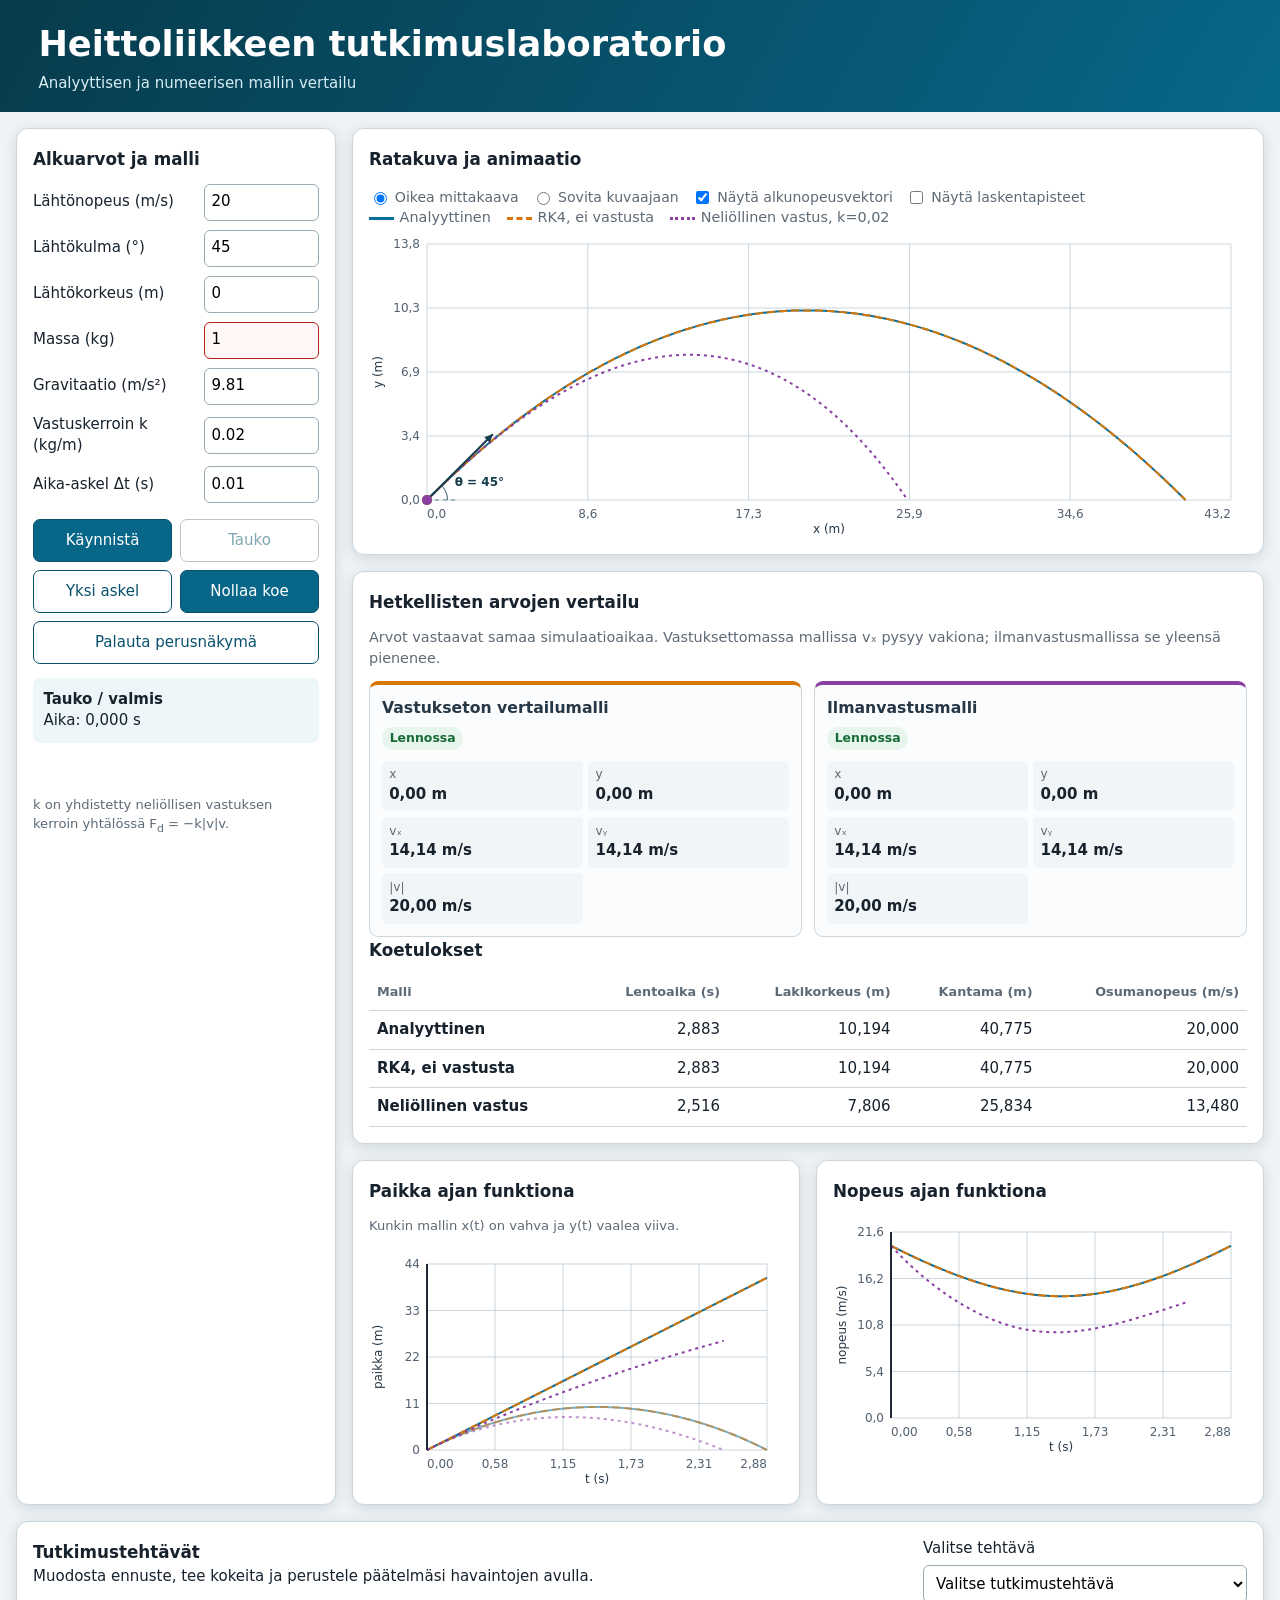
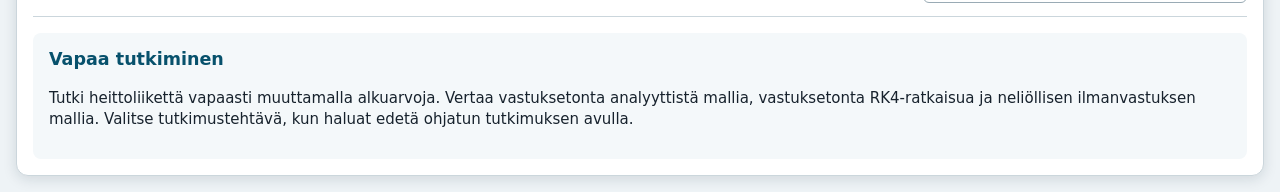
<file: index.html>
<!doctype html><html lang="fi"><head><meta charset="utf-8"><meta name="viewport" content="width=device-width,initial-scale=1"><title>Heittoliikkeen tutkimuslaboratorio</title><link rel="stylesheet" href="css/styles.css"><link rel="stylesheet" href="css/pedagogy.css"><link rel="stylesheet" href="css/accessibility.css"></head><body>
<header><h1>Heittoliikkeen tutkimuslaboratorio</h1><p>Analyyttisen ja numeerisen mallin vertailu</p></header><main class="layout">
<section class="panel controls"><h2>Alkuarvot ja malli</h2><label class="field"><span>Lähtönopeus (m/s)</span><input id="speed" type="number" min="0" max="200" step="1" value="20" required aria-describedby="error"></label><label class="field"><span>Lähtökulma (°)</span><input id="angleDeg" type="number" min="-89" max="90" step="1" value="45" required aria-describedby="error"></label><label class="field"><span>Lähtökorkeus (m)</span><input id="height" type="number" min="0" max="1000" step="1" value="0" required aria-describedby="error"></label><label class="field"><span>Massa (kg)</span><input id="mass" type="number" min="0.001" max="1000" step="0.1" value="1" required aria-describedby="error"></label><label class="field"><span>Gravitaatio (m/s²)</span><input id="gravity" type="number" min="0.1" max="30" step="0.01" value="9.81" required aria-describedby="error"></label><label class="field"><span>Vastuskerroin k (kg/m)</span><input id="dragCoefficient" type="number" min="0" max="10" step="0.005" value="0.02" required aria-describedby="error"></label><label class="field"><span>Aika-askel Δt (s)</span><input id="dt" type="number" min="0.001" max="0.5" step="0.001" value="0.01" required aria-describedby="error"></label><div class="buttons"><button id="play">Käynnistä</button><button id="pause" class="secondary">Tauko</button><button id="step" class="secondary">Yksi askel</button><button id="reset">Nollaa koe</button><button id="restoreDefaults" class="secondary full-button">Palauta perusnäkymä</button></div><div class="status"><strong id="status" role="status" aria-live="polite" aria-atomic="true">Valmis</strong><br>Aika: <span id="timeValue">0,000 s</span></div><p id="error" class="error" role="alert"></p><p class="hint">k on yhdistetty neliöllisen vastuksen kerroin yhtälössä F<sub>d</sub> = −k|v|v.</p></section>
<section class="panel"><div class="panel-heading"><h2>Ratakuva ja animaatio</h2><div class="view-controls" role="group" aria-label="Ratakuvan näyttöasetukset"><label><input type="radio" name="scaleMode" value="true-scale" checked> Oikea mittakaava</label><label><input type="radio" name="scaleMode" value="fit"> Sovita kuvaajaan</label><label><input id="showInitialVector" type="checkbox" checked> Näytä alkunopeusvektori</label><label><input id="showCalculationPoints" type="checkbox"> Näytä laskentapisteet</label></div></div><p id="scaleWarning" class="scale-warning" hidden>X- ja y-akselien mittakaavat eroavat. Kulmat ja radan muoto eivät näy oikeassa suhteessa. Lähtökulman numeerinen arvo on silti oikea.</p><p id="zeroDragNotice" class="model-status" hidden>Kun k=0, neliöllisen ilmanvastuksen termi häviää ja malli palautuu vastuksettomaksi malliksi. Ratojen päällekkäisyys on odotettu tulos.</p><div class="legend"><span><i class="swatch a"></i>Analyyttinen</span><span><i class="swatch n"></i>RK4, ei vastusta</span><span><i class="swatch d"></i><span id="dragLegendLabel">Neliöllinen vastus, k=0,02</span></span></div><canvas id="trajectory" class="canvas" role="img" aria-label="Heittoliikkeen ratakuva" aria-describedby="trajectorySummary"></canvas><p id="trajectorySummary" class="sr-only"></p></section>
<section class="panel instant-panel"><h2>Hetkellisten arvojen vertailu</h2><p class="comparison-help">Arvot vastaavat samaa simulaatioaikaa. Vastuksettomassa mallissa vₓ pysyy vakiona; ilmanvastusmallissa se yleensä pienenee.</p><div class="instant-comparison"><section class="model-card" aria-labelledby="freeModelTitle"><h3 id="freeModelTitle">Vastukseton vertailumalli</h3><p id="freePhase" class="phase-status">Lennossa</p><dl><div><dt>x</dt><dd id="freeX">—</dd></div><div><dt>y</dt><dd id="freeY">—</dd></div><div><dt>vₓ</dt><dd id="freeVx">—</dd></div><div><dt>vᵧ</dt><dd id="freeVy">—</dd></div><div><dt>|v|</dt><dd id="freeSpeed">—</dd></div></dl></section><section class="model-card drag-card" aria-labelledby="dragModelTitle"><h3 id="dragModelTitle">Ilmanvastusmalli</h3><p id="dragPhase" class="phase-status">Lennossa</p><dl><div><dt>x</dt><dd id="dragX">—</dd></div><div><dt>y</dt><dd id="dragY">—</dd></div><div><dt>vₓ</dt><dd id="dragVx">—</dd></div><div><dt>vᵧ</dt><dd id="dragVy">—</dd></div><div><dt>|v|</dt><dd id="dragSpeed">—</dd></div></dl></section></div><h2>Koetulokset</h2><div class="table-scroll"><table><thead><tr><th>Malli</th><th>Lentoaika (s)</th><th>Lakikorkeus (m)</th><th>Kantama (m)</th><th>Osumanopeus (m/s)</th></tr></thead><tbody id="metricsBody"></tbody></table></div></section>
<section class="charts"><div class="panel"><h2>Paikka ajan funktiona</h2><p class="hint">Kunkin mallin x(t) on vahva ja y(t) vaalea viiva.</p><canvas id="positionChart" class="canvas" role="img" aria-label="Paikan kuvaaja" aria-describedby="positionSummary"></canvas><p id="positionSummary" class="sr-only"></p></div><div class="panel"><h2>Nopeus ajan funktiona</h2><canvas id="velocityChart" class="canvas" role="img" aria-label="Nopeuden kuvaaja" aria-describedby="velocitySummary"></canvas><p id="velocitySummary" class="sr-only"></p></div></section>
<section class="panel research-panel" aria-labelledby="researchTitle"><div class="research-header"><div><h2 id="researchTitle">Tutkimustehtävät</h2><p>Muodosta ennuste, tee kokeita ja perustele päätelmäsi havaintojen avulla.</p></div><label>Valitse tehtävä <select id="taskSelect"></select></label></div><div id="taskIntro" class="task-intro"><h3>Vapaa tutkiminen</h3><p>Tutki heittoliikettä vapaasti muuttamalla alkuarvoja. Vertaa vastuksetonta analyyttistä mallia, vastuksetonta RK4-ratkaisua ja neliöllisen ilmanvastuksen mallia. Valitse tutkimustehtävä, kun haluat edetä ohjatun tutkimuksen avulla.</p></div><div id="taskWorkspace" hidden><p id="taskContextNotice" class="task-context"></p><div class="research-grid"><section><h3>1. Tavoite ja tehtävänanto</h3><p id="taskGoal"></p><p id="taskInstructions"></p><div class="model-note"><strong>Mallit:</strong> Analyyttinen ratkaisu ja RK4 ilman vastusta kuvaavat samaa voimamallia eri ratkaisumenetelmillä. Neliöllinen ilmanvastus on eri fysikaalinen malli.</div><h3>2. Ennuste tai hypoteesi</h3><label id="hypothesisPrompt" for="taskHypothesis"></label><textarea id="taskHypothesis" rows="4"></textarea><h3>3. Ehdotetut kokeet</h3><div id="taskPresets" class="preset-list"></div></section><section><h3>4. Havainnot</h3><button id="addObservation" type="button">Kirjaa nykyinen koe</button><span id="observationCount" class="observation-count"></span><div class="table-scroll"><table class="observation-table"><thead id="observationHead"></thead><tbody id="observationBody"></tbody></table></div><h3>5. Päätelmä</h3><label for="taskConclusion">Mitä havaintosi osoittavat?</label><textarea id="taskConclusion" rows="4"></textarea><h3>6. Vihjeet ja palaute</h3><button id="showHint" type="button" class="secondary">Näytä seuraava vihje</button><p id="taskHint" class="task-hint"></p><p id="taskFeedback" class="task-feedback" aria-live="polite"></p><button id="resetTask" type="button" class="secondary">Nollaa tämä tehtävä</button></section></div></div></section>
</main><script src="js/physics.js"></script><script src="js/integrator.js"></script><script src="js/simulation.js"></script><script src="js/axis.js"></script><script src="js/trajectory-view.js"></script><script src="js/charts.js"></script><script src="js/tasks-data.js"></script><script src="js/task-engine.js"></script><script src="js/tasks-ui.js"></script><script src="js/ui.js"></script><script src="js/app.js"></script></body></html>
</file>
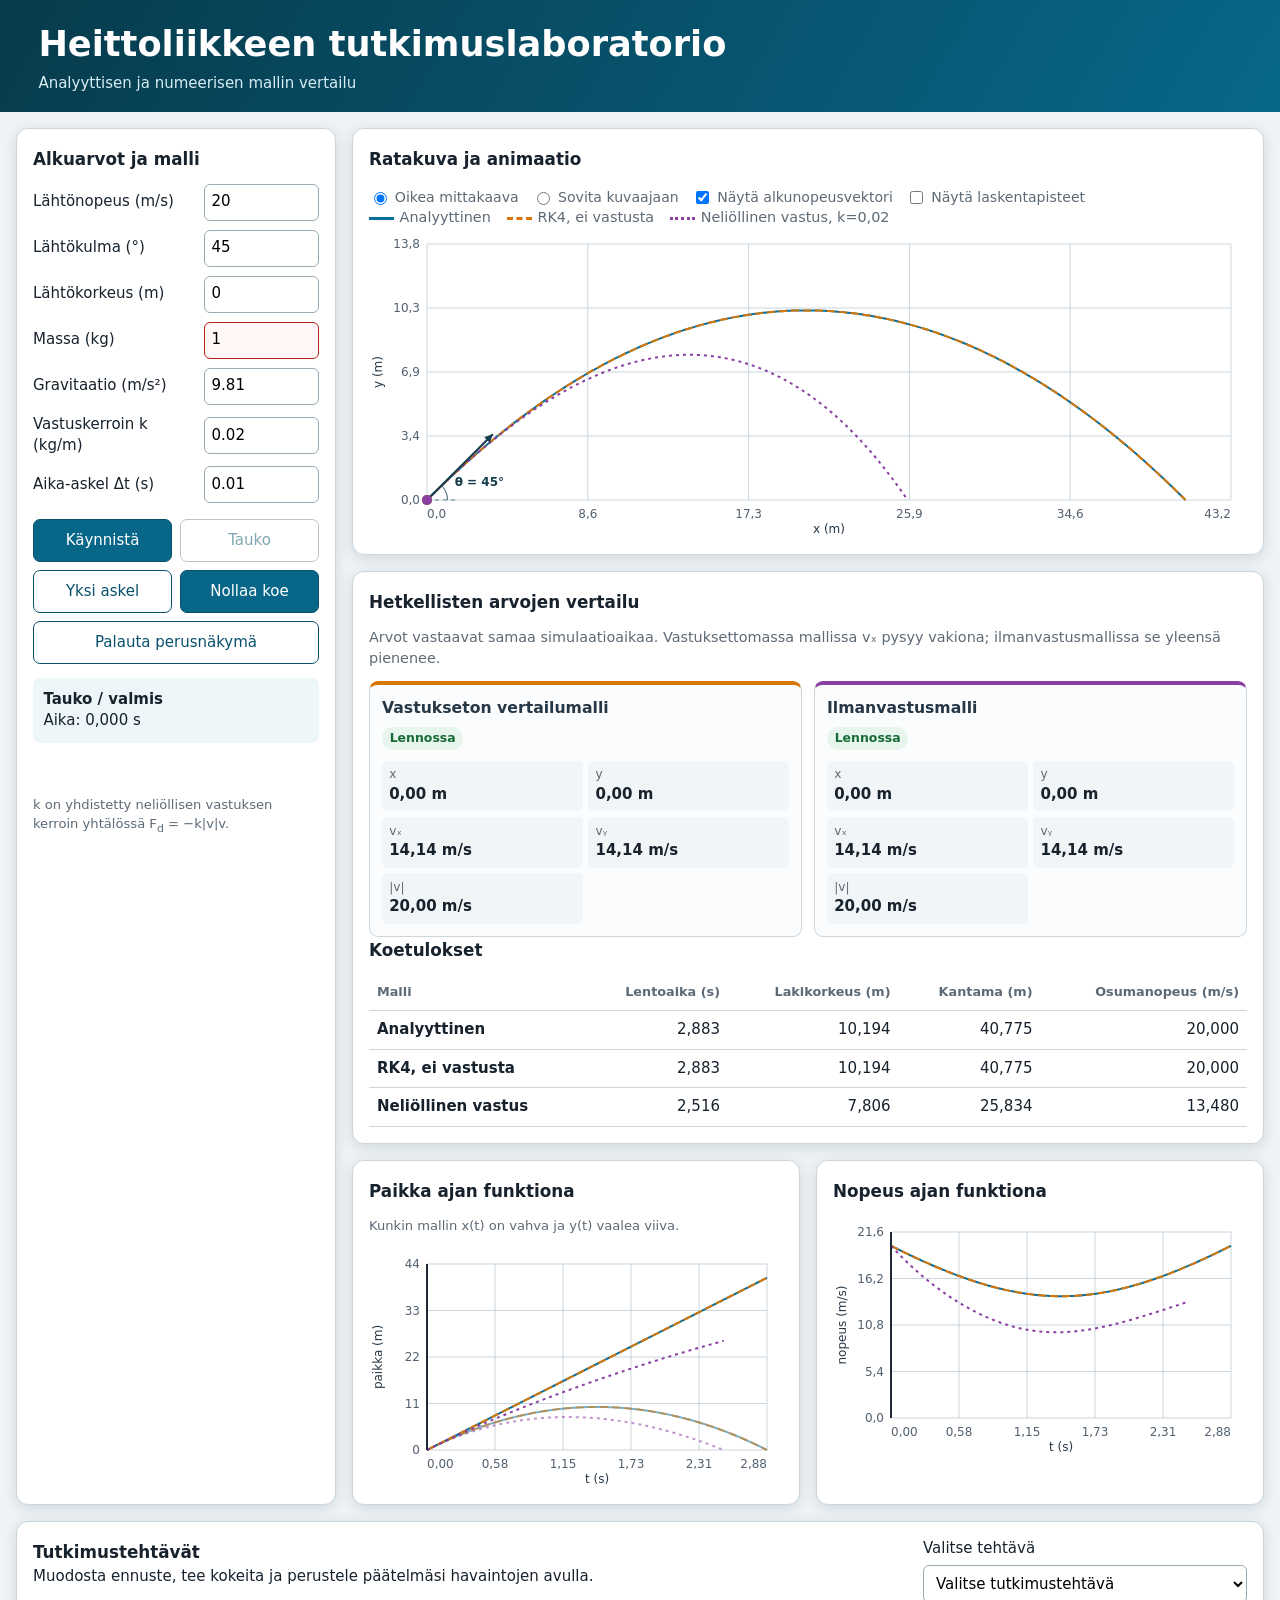
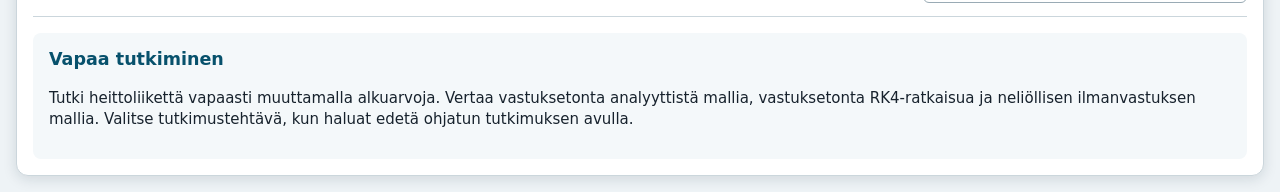
<file: heittoliikkeen-tutkimuslaboratorio-standalone.html>
<!doctype html>
<!--
  Sovellus: Fysiikan tutkimuslaboratorio – heittoliike ja mallien vertailu
  Versio: 1.0.0
  Muodostamispäivä: 2026-07-13
  Tämä tiedosto toimii täysin paikallisesti eikä lähetä tai tallenna käyttäjän tietoja verkkoon.
--><html lang="fi"><head><meta charset="utf-8"><meta name="viewport" content="width=device-width,initial-scale=1"><title>Heittoliikkeen tutkimuslaboratorio</title>
<style>
/* Upotettu lähdetiedosto: css/styles.css */
:root{color-scheme:light;--ink:#17222d;--muted:#5d6a76;--panel:#fff;--bg:#eef3f6;--accent:#086788;--line:#cbd6dc}*{box-sizing:border-box}body{margin:0;background:var(--bg);color:var(--ink);font:15px/1.45 system-ui,-apple-system,"Segoe UI",Arial,sans-serif}header{padding:1.1rem clamp(1rem,3vw,2.5rem);color:#fff;background:linear-gradient(120deg,#073b4c,#086788)}header h1{margin:0;font-size:clamp(1.45rem,3vw,2.2rem)}header p{margin:.25rem 0 0;color:#d7edf4}.layout{display:grid;grid-template-columns:minmax(250px,320px) 1fr;gap:1rem;padding:1rem;max-width:1500px;margin:auto}.panel{background:var(--panel);border:1px solid var(--line);border-radius:12px;box-shadow:0 3px 14px #1232;padding:1rem}.controls{grid-row:span 3}.controls h2,.panel h2{margin:.1rem 0 .8rem;font-size:1.05rem}.field{display:grid;grid-template-columns:1fr 7.2rem;align-items:center;gap:.6rem;margin:.55rem 0}.field input{width:100%;padding:.42rem;border:1px solid #9aabb5;border-radius:6px;font:inherit}.buttons{display:grid;grid-template-columns:1fr 1fr;gap:.5rem;margin-top:1rem}button{padding:.6rem;border:1px solid #07516c;border-radius:7px;background:#086788;color:#fff;font-weight:650;cursor:pointer}button:disabled{opacity:.45;cursor:not-allowed}button.secondary{background:#fff;color:#07516c}.status{margin-top:.9rem;padding:.65rem;background:#edf7fa;border-radius:7px}.error{min-height:1.4rem;color:#b42318;font-weight:600}.canvas{width:100%;height:310px;display:block}.charts{display:grid;grid-template-columns:1fr 1fr;gap:1rem}.charts .canvas{height:240px}.legend{display:flex;flex-wrap:wrap;gap:1rem;color:var(--muted);font-size:.9rem}.swatch{display:inline-block;width:25px;margin-right:.35rem;vertical-align:middle;border-top:3px solid}.a{border-color:#0b6e99}.n{border-color:#d97706;border-top-style:dashed}.d{border-color:#8b3fa0;border-top-style:dotted}.readouts{display:grid;grid-template-columns:repeat(6,minmax(80px,1fr));gap:.55rem}.readout{padding:.55rem;background:#f3f7f9;border-radius:7px}.readout span{display:block;color:var(--muted);font-size:.78rem}.readout strong{font-size:1rem}table{width:100%;border-collapse:collapse;font-variant-numeric:tabular-nums}th,td{padding:.5rem;border-bottom:1px solid var(--line);text-align:right}th:first-child{text-align:left}thead th{font-size:.8rem;color:var(--muted)}.hint{font-size:.82rem;color:var(--muted)}@media(max-width:900px){.layout{grid-template-columns:1fr}.controls{grid-row:auto}.charts{grid-template-columns:1fr}.readouts{grid-template-columns:repeat(3,1fr)}}@media(max-width:520px){.readouts{grid-template-columns:repeat(2,1fr)}.field{grid-template-columns:1fr 6.5rem}.canvas{height:250px}}
</style>
<style>
/* Upotettu lähdetiedosto: css/pedagogy.css */
.panel-heading{display:flex;align-items:flex-start;justify-content:space-between;gap:1rem;flex-wrap:wrap}.panel-heading h2{margin-bottom:0}.view-controls{display:flex;gap:.85rem;flex-wrap:wrap;font-size:.88rem;color:var(--muted)}.view-controls label{display:flex;align-items:center;gap:.3rem}.scale-warning{margin:.6rem 0;padding:.6rem .75rem;border-left:4px solid #d97706;background:#fff8e8;color:#754a00;font-size:.88rem}.model-status,.task-context{margin:.6rem 0;padding:.65rem .8rem;border-left:4px solid #0b6e99;background:#edf7fa;color:#164e63;font-size:.9rem}.full-button{grid-column:1/-1}.research-panel{grid-column:1/-1}.research-header{display:flex;justify-content:space-between;align-items:flex-start;gap:1rem;flex-wrap:wrap;border-bottom:1px solid var(--line);padding-bottom:.8rem}.research-header h2,.research-header p{margin:.1rem 0}.research-header select{display:block;margin-top:.3rem;padding:.5rem;min-width:260px;border:1px solid #9aabb5;border-radius:6px;background:#fff;font:inherit}.research-grid{display:grid;grid-template-columns:minmax(0,1fr) minmax(0,1.2fr);gap:1.5rem;margin-top:1rem}.research-grid h3{margin:1rem 0 .35rem;font-size:1rem;color:#07516c}.research-grid textarea{display:block;width:100%;margin-top:.4rem;padding:.65rem;border:1px solid #9aabb5;border-radius:7px;resize:vertical;font:inherit}.model-note,.task-hint,.task-feedback{padding:.65rem .75rem;border-radius:7px;background:#edf7fa}.model-note{font-size:.88rem}.task-feedback{border-left:4px solid var(--accent)}.preset-list{display:flex;gap:.45rem;flex-wrap:wrap}.preset-button{padding:.45rem .65rem;background:#fff;color:#07516c}.observation-count{margin-left:.65rem;color:var(--muted);font-size:.85rem}.table-scroll{overflow:auto;margin-top:.65rem}.observation-table{min-width:720px;font-size:.86rem}.observation-table th,.observation-table td{text-align:right}.observation-table th:first-child,.observation-table td:first-child{text-align:left}@media(max-width:900px){.research-grid{grid-template-columns:1fr}.research-header select{min-width:220px;width:100%}}
</style>
<style>
/* Upotettu lähdetiedosto: css/accessibility.css */
.layout,.panel,.charts,.research-grid,.research-grid>section{min-width:0}.panel,.model-card,.research-panel{overflow-wrap:anywhere}.sr-only{position:absolute!important;width:1px!important;height:1px!important;padding:0!important;margin:-1px!important;overflow:hidden!important;clip:rect(0,0,0,0)!important;white-space:nowrap!important;border:0!important}.instant-comparison{display:grid;grid-template-columns:repeat(2,minmax(190px,1fr));gap:.75rem}.comparison-help{margin:.2rem 0 .8rem;color:var(--muted);font-size:.9rem}.model-card{padding:.75rem;border:1px solid var(--line);border-top:4px solid #d97706;border-radius:9px;background:#fbfcfd}.model-card.drag-card{border-top-color:#8b3fa0}.model-card h3{margin:0;font-size:.98rem;color:#263746}.phase-status{display:inline-block;margin:.4rem 0;padding:.18rem .48rem;border-radius:999px;background:#e7f5ed;color:#176b36;font-size:.78rem;font-weight:700}.phase-status.landed{background:#eef1f3;color:#4b5964}.model-card dl{display:grid;grid-template-columns:repeat(2,minmax(0,1fr));gap:.35rem;margin:.25rem 0 0}.model-card dl div{padding:.35rem .45rem;background:#f1f5f7;border-radius:6px}.model-card dt{color:var(--muted);font-size:.76rem}.model-card dd{margin:0;font-weight:700;font-variant-numeric:tabular-nums}.task-intro{margin-top:1rem;padding:.8rem 1rem;border-radius:8px;background:#f4f8fa}.task-intro h3{margin:.1rem 0 .35rem;color:#07516c}.table-scroll{max-width:100%;overflow-x:auto;-webkit-overflow-scrolling:touch}button,input,select,textarea{font:inherit}button{min-height:40px}button:hover:not(:disabled){filter:brightness(.94)}button:active:not(:disabled){transform:translateY(1px);filter:brightness(.86)}button:disabled{opacity:.5;border-color:#7d8a92;cursor:not-allowed}button:focus-visible,input:focus-visible,select:focus-visible,textarea:focus-visible,a:focus-visible{outline:3px solid #ffb000;outline-offset:3px;box-shadow:0 0 0 1px #17222d}.view-controls input:focus-visible{outline-offset:2px}.field input:disabled{background:#e8ecef;color:#65717a}.canvas{max-width:100%}@media(max-width:1100px){.layout{grid-template-columns:minmax(235px,280px) minmax(0,1fr);padding:.75rem}.readouts{grid-template-columns:repeat(3,minmax(0,1fr))}}@media(max-width:900px){.layout{grid-template-columns:minmax(0,1fr)}.controls{grid-row:auto}.research-panel{grid-column:auto}}@media(max-width:650px){.instant-comparison{grid-template-columns:1fr}.view-controls{flex-direction:column;gap:.45rem}.research-header label,.research-header select{width:100%;min-width:0}.buttons{grid-template-columns:1fr}.full-button{grid-column:auto}.panel{padding:.8rem}.model-card dl{grid-template-columns:repeat(2,minmax(0,1fr))}}@media(max-width:380px){.model-card dl{grid-template-columns:1fr}.field{grid-template-columns:1fr}.field input{margin-top:.2rem}}
.field input:invalid{border-color:#b42318;background:#fff7f6}
</style></head><body>
<header><h1>Heittoliikkeen tutkimuslaboratorio</h1><p>Analyyttisen ja numeerisen mallin vertailu</p></header><main class="layout">
<section class="panel controls"><h2>Alkuarvot ja malli</h2><label class="field"><span>Lähtönopeus (m/s)</span><input id="speed" type="number" min="0" max="200" step="1" value="20" required aria-describedby="error"></label><label class="field"><span>Lähtökulma (°)</span><input id="angleDeg" type="number" min="-89" max="90" step="1" value="45" required aria-describedby="error"></label><label class="field"><span>Lähtökorkeus (m)</span><input id="height" type="number" min="0" max="1000" step="1" value="0" required aria-describedby="error"></label><label class="field"><span>Massa (kg)</span><input id="mass" type="number" min="0.001" max="1000" step="0.1" value="1" required aria-describedby="error"></label><label class="field"><span>Gravitaatio (m/s²)</span><input id="gravity" type="number" min="0.1" max="30" step="0.01" value="9.81" required aria-describedby="error"></label><label class="field"><span>Vastuskerroin k (kg/m)</span><input id="dragCoefficient" type="number" min="0" max="10" step="0.005" value="0.02" required aria-describedby="error"></label><label class="field"><span>Aika-askel Δt (s)</span><input id="dt" type="number" min="0.001" max="0.5" step="0.001" value="0.01" required aria-describedby="error"></label><div class="buttons"><button id="play">Käynnistä</button><button id="pause" class="secondary">Tauko</button><button id="step" class="secondary">Yksi askel</button><button id="reset">Nollaa koe</button><button id="restoreDefaults" class="secondary full-button">Palauta perusnäkymä</button></div><div class="status"><strong id="status" role="status" aria-live="polite" aria-atomic="true">Valmis</strong><br>Aika: <span id="timeValue">0,000 s</span></div><p id="error" class="error" role="alert"></p><p class="hint">k on yhdistetty neliöllisen vastuksen kerroin yhtälössä F<sub>d</sub> = −k|v|v.</p></section>
<section class="panel"><div class="panel-heading"><h2>Ratakuva ja animaatio</h2><div class="view-controls" role="group" aria-label="Ratakuvan näyttöasetukset"><label><input type="radio" name="scaleMode" value="true-scale" checked> Oikea mittakaava</label><label><input type="radio" name="scaleMode" value="fit"> Sovita kuvaajaan</label><label><input id="showInitialVector" type="checkbox" checked> Näytä alkunopeusvektori</label><label><input id="showCalculationPoints" type="checkbox"> Näytä laskentapisteet</label></div></div><p id="scaleWarning" class="scale-warning" hidden>X- ja y-akselien mittakaavat eroavat. Kulmat ja radan muoto eivät näy oikeassa suhteessa. Lähtökulman numeerinen arvo on silti oikea.</p><p id="zeroDragNotice" class="model-status" hidden>Kun k=0, neliöllisen ilmanvastuksen termi häviää ja malli palautuu vastuksettomaksi malliksi. Ratojen päällekkäisyys on odotettu tulos.</p><div class="legend"><span><i class="swatch a"></i>Analyyttinen</span><span><i class="swatch n"></i>RK4, ei vastusta</span><span><i class="swatch d"></i><span id="dragLegendLabel">Neliöllinen vastus, k=0,02</span></span></div><canvas id="trajectory" class="canvas" role="img" aria-label="Heittoliikkeen ratakuva" aria-describedby="trajectorySummary"></canvas><p id="trajectorySummary" class="sr-only"></p></section>
<section class="panel instant-panel"><h2>Hetkellisten arvojen vertailu</h2><p class="comparison-help">Arvot vastaavat samaa simulaatioaikaa. Vastuksettomassa mallissa vₓ pysyy vakiona; ilmanvastusmallissa se yleensä pienenee.</p><div class="instant-comparison"><section class="model-card" aria-labelledby="freeModelTitle"><h3 id="freeModelTitle">Vastukseton vertailumalli</h3><p id="freePhase" class="phase-status">Lennossa</p><dl><div><dt>x</dt><dd id="freeX">—</dd></div><div><dt>y</dt><dd id="freeY">—</dd></div><div><dt>vₓ</dt><dd id="freeVx">—</dd></div><div><dt>vᵧ</dt><dd id="freeVy">—</dd></div><div><dt>|v|</dt><dd id="freeSpeed">—</dd></div></dl></section><section class="model-card drag-card" aria-labelledby="dragModelTitle"><h3 id="dragModelTitle">Ilmanvastusmalli</h3><p id="dragPhase" class="phase-status">Lennossa</p><dl><div><dt>x</dt><dd id="dragX">—</dd></div><div><dt>y</dt><dd id="dragY">—</dd></div><div><dt>vₓ</dt><dd id="dragVx">—</dd></div><div><dt>vᵧ</dt><dd id="dragVy">—</dd></div><div><dt>|v|</dt><dd id="dragSpeed">—</dd></div></dl></section></div><h2>Koetulokset</h2><div class="table-scroll"><table><thead><tr><th>Malli</th><th>Lentoaika (s)</th><th>Lakikorkeus (m)</th><th>Kantama (m)</th><th>Osumanopeus (m/s)</th></tr></thead><tbody id="metricsBody"></tbody></table></div></section>
<section class="charts"><div class="panel"><h2>Paikka ajan funktiona</h2><p class="hint">Kunkin mallin x(t) on vahva ja y(t) vaalea viiva.</p><canvas id="positionChart" class="canvas" role="img" aria-label="Paikan kuvaaja" aria-describedby="positionSummary"></canvas><p id="positionSummary" class="sr-only"></p></div><div class="panel"><h2>Nopeus ajan funktiona</h2><canvas id="velocityChart" class="canvas" role="img" aria-label="Nopeuden kuvaaja" aria-describedby="velocitySummary"></canvas><p id="velocitySummary" class="sr-only"></p></div></section>
<section class="panel research-panel" aria-labelledby="researchTitle"><div class="research-header"><div><h2 id="researchTitle">Tutkimustehtävät</h2><p>Muodosta ennuste, tee kokeita ja perustele päätelmäsi havaintojen avulla.</p></div><label>Valitse tehtävä <select id="taskSelect"></select></label></div><div id="taskIntro" class="task-intro"><h3>Vapaa tutkiminen</h3><p>Tutki heittoliikettä vapaasti muuttamalla alkuarvoja. Vertaa vastuksetonta analyyttistä mallia, vastuksetonta RK4-ratkaisua ja neliöllisen ilmanvastuksen mallia. Valitse tutkimustehtävä, kun haluat edetä ohjatun tutkimuksen avulla.</p></div><div id="taskWorkspace" hidden><p id="taskContextNotice" class="task-context"></p><div class="research-grid"><section><h3>1. Tavoite ja tehtävänanto</h3><p id="taskGoal"></p><p id="taskInstructions"></p><div class="model-note"><strong>Mallit:</strong> Analyyttinen ratkaisu ja RK4 ilman vastusta kuvaavat samaa voimamallia eri ratkaisumenetelmillä. Neliöllinen ilmanvastus on eri fysikaalinen malli.</div><h3>2. Ennuste tai hypoteesi</h3><label id="hypothesisPrompt" for="taskHypothesis"></label><textarea id="taskHypothesis" rows="4"></textarea><h3>3. Ehdotetut kokeet</h3><div id="taskPresets" class="preset-list"></div></section><section><h3>4. Havainnot</h3><button id="addObservation" type="button">Kirjaa nykyinen koe</button><span id="observationCount" class="observation-count"></span><div class="table-scroll"><table class="observation-table"><thead id="observationHead"></thead><tbody id="observationBody"></tbody></table></div><h3>5. Päätelmä</h3><label for="taskConclusion">Mitä havaintosi osoittavat?</label><textarea id="taskConclusion" rows="4"></textarea><h3>6. Vihjeet ja palaute</h3><button id="showHint" type="button" class="secondary">Näytä seuraava vihje</button><p id="taskHint" class="task-hint"></p><p id="taskFeedback" class="task-feedback" aria-live="polite"></p><button id="resetTask" type="button" class="secondary">Nollaa tämä tehtävä</button></section></div></div></section>
</main>
<script>
/* Upotettu lähdetiedosto: js/physics.js */
(function (PL) {
  'use strict';

  const EPSILON = 1e-12;
  const MAX_SAMPLES = 100000;
  const PARAM_LIMITS = {
    speed: [0, 200], angleDeg: [-89, 90], height: [0, 1000], mass: [0.001, 1000],
    gravity: [0.1, 30], dragCoefficient: [0, 10], dt: [0.001, 0.5]
  };
  const PARAM_LABELS = {speed:'Lähtönopeus',angleDeg:'Lähtökulma',height:'Lähtökorkeus',mass:'Massa',gravity:'Gravitaatio',dragCoefficient:'Vastuskerroin',dt:'Aika-askel'};

  function validateParams(p) {
    Object.keys(PARAM_LIMITS).forEach(function (key) {
      if (!Number.isFinite(p[key])) throw new Error('Virheellinen arvo: ' + key);
      const limits=PARAM_LIMITS[key];
      if(p[key]<limits[0]||p[key]>limits[1])throw new Error(PARAM_LABELS[key]+' on sallitun alueen '+limits[0]+'–'+limits[1]+' ulkopuolella.');
    });
  }

  function initialState(p) {
    const angle = p.angleDeg * Math.PI / 180;
    return { t: 0, x: 0, y: p.height, vx: p.speed * Math.cos(angle), vy: p.speed * Math.sin(angle) };
  }

  function analyticAt(p, t) {
    const s0 = initialState(p);
    return {
      t: t,
      x: s0.vx * t,
      y: p.height + s0.vy * t - 0.5 * p.gravity * t * t,
      vx: s0.vx,
      vy: s0.vy - p.gravity * t
    };
  }

  function analyticMetrics(p) {
    validateParams(p);
    const s0 = initialState(p);
    const flightTime = (s0.vy + Math.sqrt(s0.vy * s0.vy + 2 * p.gravity * p.height)) / p.gravity;
    const apexTime = Math.max(0, s0.vy / p.gravity);
    const apex = analyticAt(p, Math.min(apexTime, flightTime));
    const impact = analyticAt(p, flightTime);
    return {
      flightTime: flightTime,
      maxHeight: Math.max(p.height, apex.y),
      range: impact.x,
      impactSpeed: Math.hypot(impact.vx, impact.vy),
      apexTime: Math.min(apexTime, flightTime)
    };
  }

  function acceleration(p, state, model) {
    if (model !== 'quadratic' || p.dragCoefficient === 0) return { ax: 0, ay: -p.gravity };
    const speed = Math.hypot(state.vx, state.vy);
    const factor = -(p.dragCoefficient / p.mass) * speed;
    return { ax: factor * state.vx, ay: -p.gravity + factor * state.vy };
  }

  function createAnalyticTrajectory(p, sampleDt) {
    const metrics = analyticMetrics(p);
    const samples = [];
    const dt = sampleDt===undefined?p.dt:sampleDt;
    if(!Number.isFinite(dt)||dt<=0)throw new Error('Analyyttisen radan näytevälin tulee olla positiivinen ja äärellinen.');
    if(Math.ceil(metrics.flightTime/dt)+1>MAX_SAMPLES)throw new Error('Laskenta vaatisi liian monta pistettä. Suurenna aika-askelta tai pienennä lentoaikaa.');
    for (let t = 0; t < metrics.flightTime; t += dt) samples.push(analyticAt(p, t));
    const impact = analyticAt(p, metrics.flightTime);
    impact.y = 0;
    samples.push(impact);
    return { id: 'analytic', label: 'Analyyttinen', samples: samples, metrics: metrics };
  }

  function interpolate(samples, t) {
    if (t <= 0) return samples[0];
    const last = samples[samples.length - 1];
    if (t >= last.t) return last;
    let lo = 0, hi = samples.length - 1;
    while (hi - lo > 1) {
      const mid = (lo + hi) >> 1;
      if (samples[mid].t <= t) lo = mid; else hi = mid;
    }
    const a = samples[lo], b = samples[hi];
    const f = (t - a.t) / (b.t - a.t || 1);
    return { t: t, x: a.x + (b.x-a.x)*f, y: a.y + (b.y-a.y)*f, vx: a.vx + (b.vx-a.vx)*f, vy: a.vy + (b.vy-a.vy)*f };
  }

  PL.Physics = { EPSILON, MAX_SAMPLES, PARAM_LIMITS, validateParams, initialState, analyticAt, analyticMetrics, acceleration, createAnalyticTrajectory, interpolate };
}(window.ProjectileLab = window.ProjectileLab || {}));
</script>
<script>
/* Upotettu lähdetiedosto: js/integrator.js */
(function (PL) {
  'use strict';
  const MAX_STEPS=100000;

  function finiteState(s){return Number.isFinite(s.t)&&Number.isFinite(s.x)&&Number.isFinite(s.y)&&Number.isFinite(s.vx)&&Number.isFinite(s.vy);}
  function validateStability(p,model){if(model!=='quadratic'||p.dragCoefficient===0)return;const initial=PL.Physics.initialState(p);if(initial.y===0&&initial.vy<=0)return;const speedBound=Math.sqrt(p.speed*p.speed+2*p.gravity*p.height),dragChange=p.dt*p.dragCoefficient*Math.max(speedBound,Math.sqrt(p.mass*p.gravity/p.dragCoefficient))/p.mass;if(dragChange>1)throw new Error('Numeerinen laskenta muuttuisi epävakaaksi näillä arvoilla. Pienennä aika-askelta tai vastuskerrointa taikka suurenna massaa.');}

  function derivative(p, s, model) {
    const a = PL.Physics.acceleration(p, s, model);
    return { x: s.vx, y: s.vy, vx: a.ax, vy: a.ay };
  }

  function shifted(s, k, h) {
    return { t: s.t + h, x: s.x + h*k.x, y: s.y + h*k.y, vx: s.vx + h*k.vx, vy: s.vy + h*k.vy };
  }

  function rk4Step(p, s, h, model) {
    if(!Number.isFinite(h)||h<=0)throw new Error('RK4-askeleen tulee olla positiivinen ja äärellinen.');
    const k1 = derivative(p, s, model);
    const k2 = derivative(p, shifted(s, k1, h/2), model);
    const k3 = derivative(p, shifted(s, k2, h/2), model);
    const k4 = derivative(p, shifted(s, k3, h), model);
    const next = {
      t: s.t + h,
      x: s.x + h*(k1.x + 2*k2.x + 2*k3.x + k4.x)/6,
      y: s.y + h*(k1.y + 2*k2.y + 2*k3.y + k4.y)/6,
      vx: s.vx + h*(k1.vx + 2*k2.vx + 2*k3.vx + k4.vx)/6,
      vy: s.vy + h*(k1.vy + 2*k2.vy + 2*k3.vy + k4.vy)/6
    };
    if(!finiteState(next))throw new Error('Numeerinen laskenta muuttui epävakaaksi. Pienennä aika-askelta tai muuta parametreja.');
    return next;
  }

  function locateEvent(p, start, h, model, valueFn) {
    let lo = 0, hi = h, state = start;
    for (let i = 0; i < 48; i += 1) {
      const mid = (lo + hi) / 2;
      state = rk4Step(p, start, mid, model);
      if (valueFn(state) > 0) lo = mid; else hi = mid;
    }
    return rk4Step(p, start, (lo + hi) / 2, model);
  }

  function simulate(p, model) {
    PL.Physics.validateParams(p);
    validateStability(p,model);
    const samples = [];
    let state = PL.Physics.initialState(p);
    samples.push(state);
    let maxHeight = state.y, apexTime = 0, impact = null;
    const maxSteps = MAX_STEPS;

    if (state.y === 0 && state.vy <= 0) impact = state;
    for (let i = 0; !impact && i < maxSteps; i += 1) {
      const next = rk4Step(p, state, p.dt, model);
      if (state.vy > 0 && next.vy <= 0) {
        const apex = locateEvent(p, state, p.dt, model, function (s) { return s.vy; });
        maxHeight = Math.max(maxHeight, apex.y);
        apexTime = apex.t;
      } else if (next.y > maxHeight) {
        maxHeight = next.y; apexTime = next.t;
      }
      if (state.y >= 0 && next.y < 0) {
        impact = locateEvent(p, state, p.dt, model, function (s) { return s.y; });
        impact.y = 0;
        samples.push(impact);
      } else {
        samples.push(next); state = next;
      }
    }
    if (!impact) throw new Error('Maaosumaa ei löytynyt '+MAX_STEPS+' laskenta-askeleessa. Suurenna aika-askelta tai muuta parametreja.');
    return {
      id: model === 'quadratic' ? 'drag' : 'numeric',
      label: model === 'quadratic' ? 'Neliöllinen vastus' : 'RK4, ei vastusta',
      samples: samples,
      metrics: { flightTime: impact.t, maxHeight: maxHeight, range: impact.x, impactSpeed: Math.hypot(impact.vx, impact.vy), apexTime: apexTime }
    };
  }

  PL.Integrator = { MAX_STEPS, derivative, rk4Step, locateEvent, validateStability, simulate };
}(window.ProjectileLab = window.ProjectileLab || {}));
</script>
<script>
/* Upotettu lähdetiedosto: js/simulation.js */
(function (PL) {
  'use strict';
  function Controller(onUpdate) {
    this.onUpdate = onUpdate;
    this.running = false; this.time = 0; this.lastFrame = null; this.raf = null;
    this.params = null; this.trajectories = null; this.duration = 0;
  }
  Controller.prototype.reset = function (params) {
    this.pause();
    const nextParams=Object.assign({},params),nextTrajectories={
      analytic: PL.Physics.createAnalyticTrajectory(nextParams),
      numeric: PL.Integrator.simulate(nextParams, 'none'),
      drag: PL.Integrator.simulate(nextParams, 'quadratic')
    };
    const nextDuration=Math.max(nextTrajectories.analytic.metrics.flightTime,nextTrajectories.numeric.metrics.flightTime,nextTrajectories.drag.metrics.flightTime);
    this.params=nextParams;this.time=0;this.trajectories=nextTrajectories;this.duration=nextDuration;
    this.emit();
  };
  Controller.prototype.emit = function () { if (this.onUpdate) this.onUpdate(this.snapshot()); };
  Controller.prototype.snapshot = function () {
    const states = {};
    for (const key in this.trajectories) states[key] = PL.Physics.interpolate(this.trajectories[key].samples, this.time);
    return { time: this.time, duration: this.duration, running: this.running, params: this.params, trajectories: this.trajectories, states: states };
  };
  Controller.prototype.play = function () {
    if (!this.trajectories || this.time >= this.duration) return;
    this.running = true; this.lastFrame = null; this.loop(); this.emit();
  };
  Controller.prototype.loop = function () {
    const self = this;
    this.raf = requestAnimationFrame(function (now) {
      if (!self.running) return;
      if (self.lastFrame !== null) self.time = Math.min(self.duration, self.time + Math.min((now-self.lastFrame)/1000, .05));
      self.lastFrame = now; self.emit();
      if (self.time >= self.duration) self.pause(); else self.loop();
    });
  };
  Controller.prototype.pause = function () { this.running = false; this.lastFrame = null; if (this.raf) cancelAnimationFrame(this.raf); this.raf = null; if (this.trajectories) this.emit(); };
  Controller.prototype.step = function () { if (!this.trajectories) return; this.pause(); this.time = Math.min(this.duration, this.time + this.params.dt); this.emit(); };
  PL.Simulation = { Controller };
}(window.ProjectileLab = window.ProjectileLab || {}));
</script>
<script>
/* Upotettu lähdetiedosto: js/axis.js */
(function (PL) {
  'use strict';
  function decimalPlacesForStep(step) { const value=Math.abs(step); if(!Number.isFinite(value)||value===0)return 0; const usefulLimit=Math.max(0,1-Math.floor(Math.log10(value))); for(let places=0;places<=12;places+=1){const scaled=value*Math.pow(10,places);if(Math.abs(scaled-Math.round(scaled))<1e-9)return places<=usefulLimit?places:usefulLimit;} return usefulLimit; }
  function formatTickFi(value,step){const places=decimalPlacesForStep(step),threshold=.5*Math.pow(10,-places),safe=Math.abs(value)<threshold?0:value;return safe.toFixed(places).replace('.',',');}
  function createTicks(max,intervals){const count=Math.max(1,Math.floor(intervals)),step=max/count;return Array.from({length:count+1},function(_,index){const value=index===count?max:step*index;return {value:value,label:formatTickFi(value,step)};});}
  function linearScale(domainMin,domainMax,rangeMin,rangeMax){const size=domainMax-domainMin;if(!Number.isFinite(size)||Math.abs(size)<1e-15)return function(){return(rangeMin+rangeMax)/2;};return function(value){return rangeMin+(value-domainMin)/size*(rangeMax-rangeMin);};}
  PL.Axis={decimalPlacesForStep,formatTickFi,createTicks,linearScale};
}(window.ProjectileLab=window.ProjectileLab||{}));
</script>
<script>
/* Upotettu lähdetiedosto: js/trajectory-view.js */
(function (PL) {
  'use strict';
  function createTransform(dataBounds,plot,mode){const dataXMax=Math.max(1e-9,dataBounds.xMax),dataYMax=Math.max(1e-9,dataBounds.yMax),width=plot.right-plot.left,height=plot.bottom-plot.top;let xMax=dataXMax,yMax=dataYMax,pixelsPerMeterX=width/xMax,pixelsPerMeterY=height/yMax;if(mode==='true-scale'){const common=Math.min(pixelsPerMeterX,pixelsPerMeterY);pixelsPerMeterX=common;pixelsPerMeterY=common;xMax=width/common;yMax=height/common;}function mapX(x){return plot.left+x*pixelsPerMeterX;}function mapY(y){return plot.bottom-y*pixelsPerMeterY;}function mapPoint(x,y){return{x:mapX(x),y:mapY(y)};}return{mode,xMax,yMax,pixelsPerMeterX,pixelsPerMeterY,mapX,mapY,mapPoint};}
  function dataBounds(trajectories){const all=Object.values(trajectories);return{xMax:Math.max(1,...all.map(t=>t.metrics.range))*1.06,yMax:Math.max(1,...all.map(t=>t.metrics.maxHeight))*1.12};}
  function velocityVector(params,scaleSeconds){const seconds=scaleSeconds===undefined?.25:scaleSeconds,start=PL.Physics.initialState(params);return{start:{x:start.x,y:start.y},end:{x:start.x+start.vx*seconds,y:start.y+start.vy*seconds},scaleSeconds:seconds,speed:Math.hypot(start.vx,start.vy),angleDeg:params.angleDeg};}
  function includeVector(bounds,vector){return{xMax:Math.max(bounds.xMax,Math.max(0,vector.end.x)*1.05),yMax:Math.max(bounds.yMax,Math.max(0,vector.end.y)*1.05)};}
  PL.TrajectoryView={createTransform,dataBounds,velocityVector,includeVector,VELOCITY_VECTOR_SECONDS:.25};
}(window.ProjectileLab=window.ProjectileLab||{}));
</script>
<script>
/* Upotettu lähdetiedosto: js/charts.js */
(function (PL) {
  'use strict';
  const colors={analytic:'#0b6e99',numeric:'#d97706',drag:'#8b3fa0'},dashes={analytic:[],numeric:[8,4],drag:[3,4]};
  function setup(canvas){const dpr=window.devicePixelRatio||1,r=canvas.getBoundingClientRect(),w=Math.max(300,r.width),h=Math.max(180,r.height);if(canvas.width!==w*dpr||canvas.height!==h*dpr){canvas.width=w*dpr;canvas.height=h*dpr;}const c=canvas.getContext('2d');c.setTransform(dpr,0,0,dpr,0,0);return{c,w,h};}
  function drawFrame(c,w,h,xMax,yMax,xLabel,yLabel,transform){const p={l:58,r:16,t:16,b:38},mapX=transform?transform.mapX:PL.Axis.linearScale(0,xMax,p.l,w-p.r),mapY=transform?transform.mapY:PL.Axis.linearScale(0,yMax,h-p.b,p.t),xTicks=PL.Axis.createTicks(xMax,5),yTicks=PL.Axis.createTicks(yMax,4);c.clearRect(0,0,w,h);c.fillStyle='#fff';c.fillRect(0,0,w,h);c.strokeStyle='#cbd5df';c.lineWidth=1;c.font='12px system-ui';c.fillStyle='#536170';xTicks.forEach((t,index)=>{const x=mapX(t.value);c.beginPath();c.moveTo(x,p.t);c.lineTo(x,h-p.b);c.stroke();c.textAlign=index===0?'left':(index===xTicks.length-1?'right':'center');c.fillText(t.label,x,h-p.b+18);});c.textAlign='right';yTicks.forEach(t=>{const y=mapY(t.value);c.beginPath();c.moveTo(p.l,y);c.lineTo(w-p.r,y);c.stroke();c.fillText(t.label,p.l-7,y+4);});c.fillStyle='#263746';c.textAlign='center';c.fillText(xLabel,p.l+(w-p.l-p.r)/2,h-5);c.save();c.translate(13,p.t+(h-p.t-p.b)/2);c.rotate(-Math.PI/2);c.fillText(yLabel,0,0);c.restore();return Object.assign(p,{mapX,mapY});}
  function line(c,points,mapX,mapY,id){c.strokeStyle=colors[id];c.setLineDash(dashes[id]);c.lineWidth=2;c.beginPath();points.forEach((s,i)=>{const x=mapX(s),y=mapY(s);if(i)c.lineTo(x,y);else c.moveTo(x,y);});c.stroke();c.setLineDash([]);}
  function drawArrow(c,start,end){const angle=Math.atan2(end.y-start.y,end.x-start.x),head=9;c.beginPath();c.moveTo(start.x,start.y);c.lineTo(end.x,end.y);c.stroke();c.beginPath();c.moveTo(end.x,end.y);c.lineTo(end.x-head*Math.cos(angle-.45),end.y-head*Math.sin(angle-.45));c.lineTo(end.x-head*Math.cos(angle+.45),end.y-head*Math.sin(angle+.45));c.closePath();c.fill();}
  function drawInitialVector(c,snap,transform,vector){const viewSpan=Math.min(transform.xMax,transform.yMax),origin=transform.mapPoint(vector.start.x,vector.start.y),end=transform.mapPoint(vector.end.x,vector.end.y),radius=Math.min(viewSpan*.08,vector.speed*vector.scaleSeconds*.45),angle=snap.params.angleDeg*Math.PI/180,s0=vector.start;c.save();c.strokeStyle='#153d4d';c.fillStyle='#153d4d';c.lineWidth=2;c.setLineDash([]);drawArrow(c,origin,end);c.strokeStyle='#68808a';c.lineWidth=1;c.setLineDash([4,4]);const refEnd=transform.mapPoint(s0.x+Math.max(radius*1.5,viewSpan*.12),s0.y);c.beginPath();c.moveTo(origin.x,origin.y);c.lineTo(refEnd.x,refEnd.y);c.stroke();c.setLineDash([]);if(radius>0&&Math.abs(angle)>.001){c.strokeStyle='#153d4d';c.beginPath();for(let i=0;i<=24;i+=1){const a=angle*i/24,p=transform.mapPoint(s0.x+radius*Math.cos(a),s0.y+radius*Math.sin(a));if(i)c.lineTo(p.x,p.y);else c.moveTo(p.x,p.y);}c.stroke();}const label=transform.mapPoint(s0.x+radius*1.25*Math.cos(angle/2),s0.y+radius*1.25*Math.sin(angle/2));c.font='bold 12px system-ui';c.textAlign='left';c.fillText('θ = '+PL.Axis.formatTickFi(snap.params.angleDeg,1)+'°',label.x+4,label.y-4);c.restore();}
  function drawCalculationPoints(c,trajectory,mapX,mapY){c.save();c.fillStyle=colors.numeric;trajectory.samples.forEach(sample=>{c.beginPath();c.arc(mapX(sample),mapY(sample),2.7,0,Math.PI*2);c.fill();});c.restore();}
  function drawTrajectory(canvas,snap,options){const q=setup(canvas),plot={left:58,right:q.w-16,top:16,bottom:q.h-38},vector=PL.TrajectoryView.velocityVector(snap.params,PL.TrajectoryView.VELOCITY_VECTOR_SECONDS);let bounds=PL.TrajectoryView.dataBounds(snap.trajectories);if(options.showInitialVector)bounds=PL.TrajectoryView.includeVector(bounds,vector);const transform=PL.TrajectoryView.createTransform(bounds,plot,options.scaleMode),p=drawFrame(q.c,q.w,q.h,transform.xMax,transform.yMax,'x (m)','y (m)',transform),mx=s=>p.mapX(s.x),my=s=>p.mapY(s.y);Object.values(snap.trajectories).forEach(t=>line(q.c,t.samples,mx,my,t.id));if(options.showCalculationPoints)drawCalculationPoints(q.c,snap.trajectories.numeric,mx,my);if(options.showInitialVector)drawInitialVector(q.c,snap,transform,vector);Object.keys(snap.states).forEach(id=>{const s=snap.states[id];q.c.fillStyle=colors[id];q.c.beginPath();q.c.arc(mx(s),my(s),5,0,Math.PI*2);q.c.fill();});return transform;}
  function drawTime(canvas,snap,kind){const q=setup(canvas),all=Object.values(snap.trajectories),maxT=snap.duration||1,values=[];all.forEach(t=>t.samples.forEach(s=>values.push(kind==='position'?Math.max(s.x,s.y):Math.hypot(s.vx,s.vy))));const yMax=Math.max(1,...values)*1.08,p=drawFrame(q.c,q.w,q.h,maxT,yMax,'t (s)',kind==='position'?'paikka (m)':'nopeus (m/s)'),mx=s=>p.mapX(s.t),my=v=>p.mapY(v);all.forEach(t=>{if(kind==='position'){line(q.c,t.samples,mx,s=>my(s.x),t.id);q.c.globalAlpha=.55;line(q.c,t.samples,mx,s=>my(Math.max(0,s.y)),t.id);q.c.globalAlpha=1;}else line(q.c,t.samples,mx,s=>my(Math.hypot(s.vx,s.vy)),t.id);});const cursor=p.mapX(snap.time);q.c.strokeStyle='#1f2937';q.c.beginPath();q.c.moveTo(cursor,p.t);q.c.lineTo(cursor,q.h-p.b);q.c.stroke();}
  PL.Charts={drawTrajectory,drawPosition:(c,s)=>drawTime(c,s,'position'),drawVelocity:(c,s)=>drawTime(c,s,'velocity')};
}(window.ProjectileLab=window.ProjectileLab||{}));
</script>
<script>
/* Upotettu lähdetiedosto: js/tasks-data.js */
(function (PL) {
  'use strict';
  PL.TaskData=[
    {id:'angle-range',title:'1. Lähtökulma ja kantama',goal:'Tutki lähtökulman vaikutusta kantamaan ja komplementtikulmien yhteyttä.',hypothesisPrompt:'Millä lähtökulmalla ennustat kantaman olevan suurin? Perustele lyhyesti.',instructions:'Pidä lähtönopeus ja lähtökorkeus samoina. Tee vähintään kuusi koetta eri kulmilla. Vertaa myös kulmaparia θ ja 90° − θ ilmanvastuksettomassa mallissa.',contextNotice:'Tässä tehtävässä ilmanvastus on poistettu käytöstä, k=0. Mallien radat ovat siksi päällekkäin.',entryValues:{dragCoefficient:0},minObservations:6,presets:[{label:'15°',values:{angleDeg:15,dragCoefficient:0}},{label:'30°',values:{angleDeg:30,dragCoefficient:0}},{label:'45°',values:{angleDeg:45,dragCoefficient:0}},{label:'60°',values:{angleDeg:60,dragCoefficient:0}},{label:'75°',values:{angleDeg:75,dragCoefficient:0}},{label:'80°',values:{angleDeg:80,dragCoefficient:0}}],columns:['Kulma','Kantama','Komplementti','Komplementin kantama'],hints:['Vertaa esimerkiksi kulmia 30° ja 60°. Mitkä alkunopeuden vaaka- ja pystysuuntaiset osat muuttuvat?','Suurempi pystysuuntainen nopeus pidentää lentoaikaa, mutta pienempi vaakasuuntainen nopeus vähentää etenemistä vaakasuunnassa. Komplementtikulmissa nämä vaikutukset vaihtavat rooleja.','Kun lähtö- ja osumakorkeus ovat samat eikä ilmanvastusta ole, kantama riippuu termistä sin(2θ). Siksi kulmat θ ja 90°−θ tuottavat saman kantaman. Tutki erikseen, mitä tapahtuu, jos lähtökorkeus ei ole nolla.']},
    {id:'drag-effect',title:'2. Ilmanvastuksen vaikutus',goal:'Vertaa vastuksetonta fysikaalista mallia ja neliöllisen ilmanvastuksen mallia.',hypothesisPrompt:'Miten ilmanvastus vaikuttaa kantamaan, lakikorkeuteen, lentoaikaan ja osumanopeuteen?',instructions:'Tutki vähintään kolmea positiivista vastuskertoimen arvoa. Analyyttinen ja vastukseton RK4 ratkaisevat saman fysikaalisen mallin eri menetelmillä; vastusmalli on eri fysikaalinen malli.',contextNotice:'Tehtävä alkaa arvolla k=0,02 kg/m, jotta vastuksettoman ja ilmanvastuksellisen radan ero näkyy heti.',entryValues:{dragCoefficient:.02},minObservations:3,presets:[{label:'k = 0,005',values:{dragCoefficient:.005}},{label:'k = 0,02',values:{dragCoefficient:.02}},{label:'k = 0,05',values:{dragCoefficient:.05}}],columns:['k','Kantama: ei vastusta / vastus','Lakikorkeus: ei vastusta / vastus','Lentoaika: ei vastusta / vastus','Osumanopeus: ei vastusta / vastus'],hints:['Katso, miten ilmanvastus muuttaa erityisesti vaakasuuntaista nopeutta ja kantamaa.','Ilmanvastus vaikuttaa aina liikkeen suuntaa vastaan. Siksi kappale menettää nopeutta ja rata jää yleensä lyhyemmäksi kuin ilman ilmanvastusta.','Analyyttinen ratkaisu ja RK4 ilman vastusta kuvaavat samaa fysikaalista mallia eri ratkaisumenetelmillä. Neliöllinen ilmanvastus taas on eri fysikaalinen malli.']},
    {id:'time-step',title:'3. Numeerisen aika-askeleen vaikutus',goal:'Tutki RK4-ratkaisun aika-askeleen vaikutusta laskentapisteiden määrään, ratakuvan ulkonäköön, maaosuman paikantamiseen ja numeerisiin tuloksiin.',hypothesisPrompt:'Miten aika-askeleen koko vaikuttaa laskentapisteiden määrään, ratakuvan ulkonäköön, maaosuman paikantamiseen ja numeerisiin tuloksiin?',instructions:'Vastuskerroin asetetaan arvoon k=0. Vertaa samaa vastuksetonta fysikaalista mallia analyyttisellä ratkaisulla ja RK4-menetelmällä vähintään kolmella aika-askeleella. Tunnuslukujen virhe, maaosuman paikannus, kuvaajan näytteistys ja laskenta-askelten määrä ovat eri asioita. Maaosuma paikannetaan tässä sovelluksessa aika-askeleen sisältä juurihakuna.',contextNotice:'Tässä verrataan samaa vastuksetonta fysikaalista mallia analyyttisellä ja numeerisella ratkaisumenetelmällä. k=0 ja RK4-laskentapisteet näytetään ratakuvassa.',entryValues:{dragCoefficient:0,dt:.5,showCalculationPoints:true},minObservations:3,presets:[{label:'Δt = 0,5 s',values:{dt:.5,dragCoefficient:0,showCalculationPoints:true}},{label:'Δt = 0,2 s',values:{dt:.2,dragCoefficient:0,showCalculationPoints:true}},{label:'Δt = 0,05 s',values:{dt:.05,dragCoefficient:0,showCalculationPoints:true}},{label:'Δt = 0,01 s',values:{dt:.01,dragCoefficient:0,showCalculationPoints:true}}],columns:['Δt','Kantamavirhe','Lentoaikavirhe','RK4-askelia','Laskentapisteitä'],hints:['Katso, miten laskentapisteiden määrä muuttuu, kun aika-askel pienenee.','Suuri aika-askel tekee ratakuvasta kulmikkaamman, koska pisteitä on vähemmän. Tämä ei tarkoita, että kappale oikeasti liikkuisi suorina jaksoina.','RK4 ratkaisee vakion kiihtyvyyden tapauksen erittäin tarkasti, joten kantaman ja lentoajan virhe voi jäädä pieneksi suurellakin aika-askeleella. Maaosuman juurihaku pienentää lisäksi viimeisen askeleen aiheuttamaa osumavirhettä.']}
  ];
}(window.ProjectileLab=window.ProjectileLab||{}));
</script>
<script>
/* Upotettu lähdetiedosto: js/task-engine.js */
(function (PL) {
  'use strict';
  function emptySession(){return{hypothesis:'',conclusion:'',observations:[],hintIndex:0};}
  function createManager(tasks){const sessions={};tasks.forEach(t=>sessions[t.id]=emptySession());return{tasks,currentTaskId:null,sessions};}
  function currentTask(manager){return manager.tasks.find(t=>t.id===manager.currentTaskId);}
  function currentSession(manager){return manager.currentTaskId?manager.sessions[manager.currentTaskId]:null;}
  function switchTask(manager,id){if(!manager.tasks.some(t=>t.id===id))throw new Error('Tuntematon tehtävä');if(manager.currentTaskId!==id)manager.sessions[id].hintIndex=0;manager.currentTaskId=id;return currentSession(manager);}
  function resetTask(manager,id){const taskId=id||manager.currentTaskId;if(!taskId)throw new Error('Tehtävää ei ole valittu');manager.sessions[taskId]=emptySession();return manager.sessions[taskId];}
  function clearAll(manager){manager.tasks.forEach(task=>manager.sessions[task.id]=emptySession());manager.currentTaskId=null;return manager;}
  function errorMetrics(analytic,numeric){function item(a,n){const absolute=Math.abs(n-a);return{absolute,relative:a===0?(absolute===0?0:Infinity):absolute/Math.abs(a)};}return{range:item(analytic.range,numeric.range),flightTime:item(analytic.flightTime,numeric.flightTime)};}
  function complementComparison(params){const angle=params.angleDeg,complement=90-angle,a=PL.Physics.analyticMetrics(params),b=PL.Physics.analyticMetrics(Object.assign({},params,{angleDeg:complement}));return{angle,complement,range:a.range,complementRange:b.range,difference:Math.abs(a.range-b.range)};}
  function observationFor(taskId,snapshot){const p=snapshot.params,t=snapshot.trajectories,a=t.analytic.metrics,n=t.numeric.metrics,d=t.drag.metrics;if(taskId==='angle-range'){const c=complementComparison(p);return{cells:[c.angle+'°',c.range,c.complement+'°',c.complementRange],data:c};}if(taskId==='drag-effect')return{cells:[p.dragCoefficient,[a.range,d.range],[a.maxHeight,d.maxHeight],[a.flightTime,d.flightTime],[a.impactSpeed,d.impactSpeed]],data:{k:p.dragCoefficient,analytic:a,drag:d}};if(taskId==='time-step'){const errors=errorMetrics(a,n),points=t.numeric.samples.length,steps=Math.max(0,points-1);return{cells:[p.dt,errors.range.absolute,errors.flightTime.absolute,steps,points],data:{dt:p.dt,errors,steps,points,dragCoefficient:p.dragCoefficient}};}throw new Error('Tuntematon tehtävä');}
  function addObservation(manager,snapshot){const observation=observationFor(manager.currentTaskId,snapshot);currentSession(manager).observations.push(observation);return observation;}
  function nextHint(manager){const task=currentTask(manager),session=currentSession(manager);if(!task||!session)throw new Error('Tehtävää ei ole valittu');session.hintIndex=session.hintIndex>=task.hints.length?1:session.hintIndex+1;return task.hints[session.hintIndex-1];}
  function hintButtonLabel(manager){const task=currentTask(manager),session=currentSession(manager);return task&&session&&session.hintIndex===task.hints.length?'Näytä vihjeet alusta':'Näytä seuraava vihje';}
  function feedback(manager){const task=currentTask(manager),session=currentSession(manager),count=session.observations.length;if(count<task.minObservations)return'Tee vielä '+(task.minObservations-count)+' havainto'+(task.minObservations-count===1?'':'a')+'.';if(task.id==='angle-range'){const distinct=new Set(session.observations.map(o=>o.data.angle));if(distinct.size<6)return'Havaintoja on tarpeeksi, mutta tutki vähintään kuutta eri lähtökulmaa.';const best=session.observations.reduce((a,b)=>b.data.range>a.data.range?b:a);return'Kuusi eri kulmaa on tutkittu. Suurin mitattu kantama saatiin kulmalla '+best.data.angle+'°. Vertaa nyt komplementtikulmia ja kirjoita päätelmä.';}if(task.id==='drag-effect'){const distinctPositive=new Set(session.observations.filter(o=>o.data.k>0).map(o=>o.data.k));return distinctPositive.size<3?'Havaintoja on tarpeeksi, mutta käytä vähintään kolmea eri positiivista vastuskertoimen arvoa.':'Kolme positiivista vastuskerrointa on vertailtu. Erota päätelmässä fysikaalisen mallin muutos ratkaisumenetelmän muutoksesta.';}const distinctDt=new Set(session.observations.map(o=>o.data.dt)),zeroDrag=session.observations.every(o=>o.data.dragCoefficient===0);if(!zeroDrag)return'Aseta ilmanvastus nollaksi, jotta vertaat RK4:ää samaan analyyttiseen malliin.';if(distinctDt.size<3)return'Havaintoja on tarpeeksi, mutta käytä vähintään kolmea eri aika-askelta.';const displayLevel=session.observations.every(o=>o.data.errors.range.absolute<1e-9&&o.data.errors.flightTime.absolute<1e-9);return displayLevel?'Tunnuslukujen virhe jäi näyttötarkkuuden tasolle. Tämä on hyväksyttävä havainto vakion kiihtyvyyden RK4-tapauksessa. Vertaa silti laskentapisteiden määrää ja radan kulmikkuutta; maaosuma tarkennetaan askeleen sisältä juurihakuna.':'Kolme aika-askelta on vertailtu. Tarkastele erikseen tunnuslukujen virhettä, laskentapisteiden määrää, ratakuvan näytteistystä ja maaosuman paikannusta.';}
  PL.TaskEngine={createManager,currentTask,currentSession,switchTask,resetTask,clearAll,errorMetrics,complementComparison,observationFor,addObservation,nextHint,hintButtonLabel,feedback,capabilities:{network:false,persistentStorage:false}};
}(window.ProjectileLab=window.ProjectileLab||{}));
</script>
<script>
/* Upotettu lähdetiedosto: js/tasks-ui.js */
(function (PL) {
  'use strict';
  function setText(element,value){element.textContent=String(value==null?'':value);return element;}
  function make(tag,className,text){const element=document.createElement(tag);if(className)element.className=className;if(text!==undefined)setText(element,text);return element;}
  function formatValue(value){if(Array.isArray(value))return value.map(formatValue).join(' / ');if(typeof value!=='number')return String(value);if(!Number.isFinite(value))return'—';const magnitude=Math.abs(value),digits=magnitude===0?0:(magnitude<.0001?8:magnitude<.01?6:magnitude<1?4:3);return value.toFixed(digits).replace('.',',');}
  function init(config){const manager=PL.TaskEngine.createManager(PL.TaskData),select=document.getElementById('taskSelect'),placeholder=make('option','','Valitse tutkimustehtävä');placeholder.value='';select.appendChild(placeholder);PL.TaskData.forEach(task=>{const option=make('option','',task.title);option.value=task.id;select.appendChild(option);});
    function saveText(){const session=PL.TaskEngine.currentSession(manager);if(!session)return;session.hypothesis=document.getElementById('taskHypothesis').value;session.conclusion=document.getElementById('taskConclusion').value;}
    function renderObservations(){const task=PL.TaskEngine.currentTask(manager),session=PL.TaskEngine.currentSession(manager),head=document.getElementById('observationHead'),body=document.getElementById('observationBody');head.textContent='';body.textContent='';const row=make('tr');task.columns.forEach(label=>{const cell=make('th','',label);cell.scope='col';row.appendChild(cell);});head.appendChild(row);session.observations.forEach(observation=>{const tr=make('tr');observation.cells.forEach(value=>tr.appendChild(make('td','',formatValue(value))));body.appendChild(tr);});setText(document.getElementById('observationCount'),session.observations.length+' / '+task.minObservations+' vähimmäishavaintoa');setText(document.getElementById('taskFeedback'),PL.TaskEngine.feedback(manager));}
    function render(){const task=PL.TaskEngine.currentTask(manager),intro=document.getElementById('taskIntro'),workspace=document.getElementById('taskWorkspace');if(!task){select.value='';intro.hidden=false;workspace.hidden=true;setText(document.getElementById('taskContextNotice'),'');return;}const session=PL.TaskEngine.currentSession(manager);intro.hidden=true;workspace.hidden=false;select.value=task.id;setText(document.getElementById('taskGoal'),task.goal);setText(document.getElementById('taskInstructions'),task.instructions);setText(document.getElementById('taskContextNotice'),task.contextNotice||'');setText(document.getElementById('hypothesisPrompt'),task.hypothesisPrompt);document.getElementById('taskHypothesis').value=session.hypothesis;document.getElementById('taskConclusion').value=session.conclusion;const presets=document.getElementById('taskPresets');presets.textContent='';task.presets.forEach(preset=>{const button=make('button','preset-button',preset.label);button.type='button';button.addEventListener('click',()=>config.applyParams(preset.values));presets.appendChild(button);});setText(document.getElementById('taskHint'),session.hintIndex?task.hints[session.hintIndex-1]:'Avaa vihje tarvittaessa.');setText(document.getElementById('showHint'),PL.TaskEngine.hintButtonLabel(manager));renderObservations();}
    function activate(id){saveText();PL.TaskEngine.switchTask(manager,id);const task=PL.TaskEngine.currentTask(manager);if(task.entryValues)config.applyParams(task.entryValues);render();}
    function clearToBase(){PL.TaskEngine.clearAll(manager);render();}
    select.addEventListener('change',()=>{if(select.value)activate(select.value);else clearToBase();});document.getElementById('taskHypothesis').addEventListener('input',event=>{PL.TaskEngine.currentSession(manager).hypothesis=event.target.value;});document.getElementById('taskConclusion').addEventListener('input',event=>{PL.TaskEngine.currentSession(manager).conclusion=event.target.value;});document.getElementById('addObservation').addEventListener('click',()=>{PL.TaskEngine.addObservation(manager,config.getSnapshot());renderObservations();});document.getElementById('resetTask').addEventListener('click',()=>{const task=PL.TaskEngine.currentTask(manager);PL.TaskEngine.resetTask(manager);if(task.entryValues)config.applyParams(task.entryValues);render();});document.getElementById('showHint').addEventListener('click',event=>{setText(document.getElementById('taskHint'),PL.TaskEngine.nextHint(manager));setText(event.currentTarget,PL.TaskEngine.hintButtonLabel(manager));});render();return{manager,render,renderObservations,activate,clearToBase};}
  PL.TasksUI={init,setText,formatValue};
}(window.ProjectileLab=window.ProjectileLab||{}));
</script>
<script>
/* Upotettu lähdetiedosto: js/ui.js */
(function (PL) {
  'use strict';
  const $=id=>document.getElementById(id),fields=['speed','angleDeg','height','mass','gravity','dragCoefficient','dt'];
  function paramsFromValues(values){const p={};fields.forEach(key=>{const raw=values[key];if(raw===undefined||raw===null||String(raw).trim()==='')throw new Error('Täytä kaikki alkuarvot.');p[key]=Number(raw);});PL.Physics.validateParams(p);return p;}
  function params(){const values={};fields.forEach(key=>values[key]=$(key).value);return paramsFromValues(values);}
  function fmt(value,digits){return Number.isFinite(value)?value.toFixed(digits===undefined?2:digits).replace('.',','):'—';}
  function dragPresentation(k){return{legend:'Neliöllinen vastus, k='+(k===0?'0':PL.Axis.formatTickFi(k,k)),showZeroNotice:k===0,notice:'Kun k=0, neliöllisen ilmanvastuksen termi häviää ja malli palautuu vastuksettomaksi malliksi. Ratojen päällekkäisyys on odotettu tulos.'};}
  function viewOptions(){const selected=document.querySelector('input[name="scaleMode"]:checked');return{scaleMode:selected?selected.value:'true-scale',showInitialVector:$('showInitialVector').checked,showCalculationPoints:$('showCalculationPoints').checked};}
  function moment(snapshot,key){const state=snapshot.states[key],trajectory=snapshot.trajectories[key],landed=snapshot.time>=trajectory.metrics.flightTime-1e-10;return{x:state.x,y:state.y,vx:state.vx,vy:state.vy,speed:Math.hypot(state.vx,state.vy),landed,phase:landed?'Osunut maahan':'Lennossa',flightTime:trajectory.metrics.flightTime};}
  function instantaneousComparison(snapshot){return{free:moment(snapshot,'numeric'),drag:moment(snapshot,'drag'),time:snapshot.time};}
  function renderMoment(prefix,value){$(prefix+'X').textContent=fmt(value.x,2)+' m';$(prefix+'Y').textContent=fmt(value.y,2)+' m';$(prefix+'Vx').textContent=fmt(value.vx,2)+' m/s';$(prefix+'Vy').textContent=fmt(value.vy,2)+' m/s';$(prefix+'Speed').textContent=fmt(value.speed,2)+' m/s';$(prefix+'Phase').textContent=value.landed?'Osunut maahan ajassa '+fmt(value.flightTime,3)+' s':'Lennossa';$(prefix+'Phase').classList.toggle('landed',value.landed);}
  function metricRows(snapshot){const body=$('metricsBody');body.textContent='';[['analytic','Analyyttinen'],['numeric','RK4, ei vastusta'],['drag','Neliöllinen vastus']].forEach(item=>{const m=snapshot.trajectories[item[0]].metrics,tr=document.createElement('tr'),header=document.createElement('th');header.scope='row';header.textContent=item[1];tr.appendChild(header);[m.flightTime,m.maxHeight,m.range,m.impactSpeed].forEach(value=>{const cell=document.createElement('td');cell.textContent=fmt(value,3);tr.appendChild(cell);});body.appendChild(tr);});}
  function renderSummaries(snapshot,comparison){const time=fmt(snapshot.time,3),free='Vastukseton vertailumalli: '+comparison.free.phase+', x '+fmt(comparison.free.x,2)+' metriä, y '+fmt(comparison.free.y,2)+' metriä, v x '+fmt(comparison.free.vx,2)+' metriä sekunnissa ja v y '+fmt(comparison.free.vy,2)+' metriä sekunnissa.',drag='Ilmanvastusmalli: '+comparison.drag.phase+', x '+fmt(comparison.drag.x,2)+' metriä, y '+fmt(comparison.drag.y,2)+' metriä, v x '+fmt(comparison.drag.vx,2)+' metriä sekunnissa ja v y '+fmt(comparison.drag.vy,2)+' metriä sekunnissa.';$('trajectorySummary').textContent='Ratakuva ajanhetkellä '+time+' sekuntia. '+free+' '+drag;$('positionSummary').textContent='Paikkakuvaaja esittää mallien x- ja y-koordinaatit ajan funktiona. Nykyinen aika '+time+' sekuntia. '+free+' '+drag;$('velocitySummary').textContent='Nopeuskuvaaja esittää nopeuden suuruuden ajan funktiona. Nykyinen aika '+time+' sekuntia. Vastuksettoman mallin nopeus '+fmt(comparison.free.speed,2)+' metriä sekunnissa ja ilmanvastusmallin nopeus '+fmt(comparison.drag.speed,2)+' metriä sekunnissa.';}
  function render(snapshot){$('timeValue').textContent=fmt(snapshot.time,3)+' s';$('status').textContent=snapshot.running?'Käynnissä':(snapshot.time>=snapshot.duration?'Päättynyt':'Tauko / valmis');const comparison=instantaneousComparison(snapshot);renderMoment('free',comparison.free);renderMoment('drag',comparison.drag);$('play').disabled=snapshot.running||snapshot.time>=snapshot.duration;$('pause').disabled=!snapshot.running;$('step').disabled=snapshot.time>=snapshot.duration;metricRows(snapshot);const options=viewOptions(),drag=dragPresentation(snapshot.params.dragCoefficient);$('scaleWarning').hidden=options.scaleMode!=='fit';$('zeroDragNotice').hidden=!drag.showZeroNotice;$('dragLegendLabel').textContent=drag.legend;PL.Charts.drawTrajectory($('trajectory'),snapshot,options);PL.Charts.drawPosition($('positionChart'),snapshot);PL.Charts.drawVelocity($('velocityChart'),snapshot);renderSummaries(snapshot,comparison);}
  PL.UI={params,paramsFromValues,fmt,viewOptions,dragPresentation,instantaneousComparison,render,fields,$};
}(window.ProjectileLab=window.ProjectileLab||{}));
</script>
<script>
/* Upotettu lähdetiedosto: js/app.js */
(function (PL) {
  'use strict';
  const DEFAULT_PARAMS={speed:20,angleDeg:45,height:0,mass:1,gravity:9.81,dragCoefficient:.02,dt:.01};
  let controller,tasks;
  function reset(){try{controller.reset(PL.UI.params());document.getElementById('error').textContent='';}catch(error){document.getElementById('error').textContent=error.message;}}
  function applyParams(values){Object.keys(values).forEach(key=>{const input=document.getElementById(key);if(!input)return;if(key==='showCalculationPoints'||key==='showInitialVector')input.checked=Boolean(values[key]);else input.value=values[key];});reset();}
  function restoreBase(){if(tasks)tasks.clearToBase();document.querySelector('input[name="scaleMode"][value="true-scale"]').checked=true;document.querySelector('input[name="scaleMode"][value="fit"]').checked=false;document.getElementById('showInitialVector').checked=true;document.getElementById('showCalculationPoints').checked=false;applyParams(DEFAULT_PARAMS);}
  function init(){controller=new PL.Simulation.Controller(PL.UI.render);document.getElementById('play').addEventListener('click',()=>controller.play());document.getElementById('pause').addEventListener('click',()=>controller.pause());document.getElementById('step').addEventListener('click',()=>controller.step());document.getElementById('reset').addEventListener('click',reset);document.getElementById('restoreDefaults').addEventListener('click',restoreBase);PL.UI.fields.forEach(key=>document.getElementById(key).addEventListener('change',reset));document.querySelectorAll('input[name="scaleMode"], #showInitialVector, #showCalculationPoints').forEach(element=>element.addEventListener('change',()=>controller.emit()));window.addEventListener('resize',()=>controller.emit());reset();tasks=PL.TasksUI.init({getSnapshot:()=>controller.snapshot(),applyParams});PL.App={controller,reset,applyParams,restoreBase,DEFAULT_PARAMS,tasks};}
  if(document.readyState==='loading')document.addEventListener('DOMContentLoaded',init);else init();
}(window.ProjectileLab=window.ProjectileLab||{}));
</script></body></html>
</file>
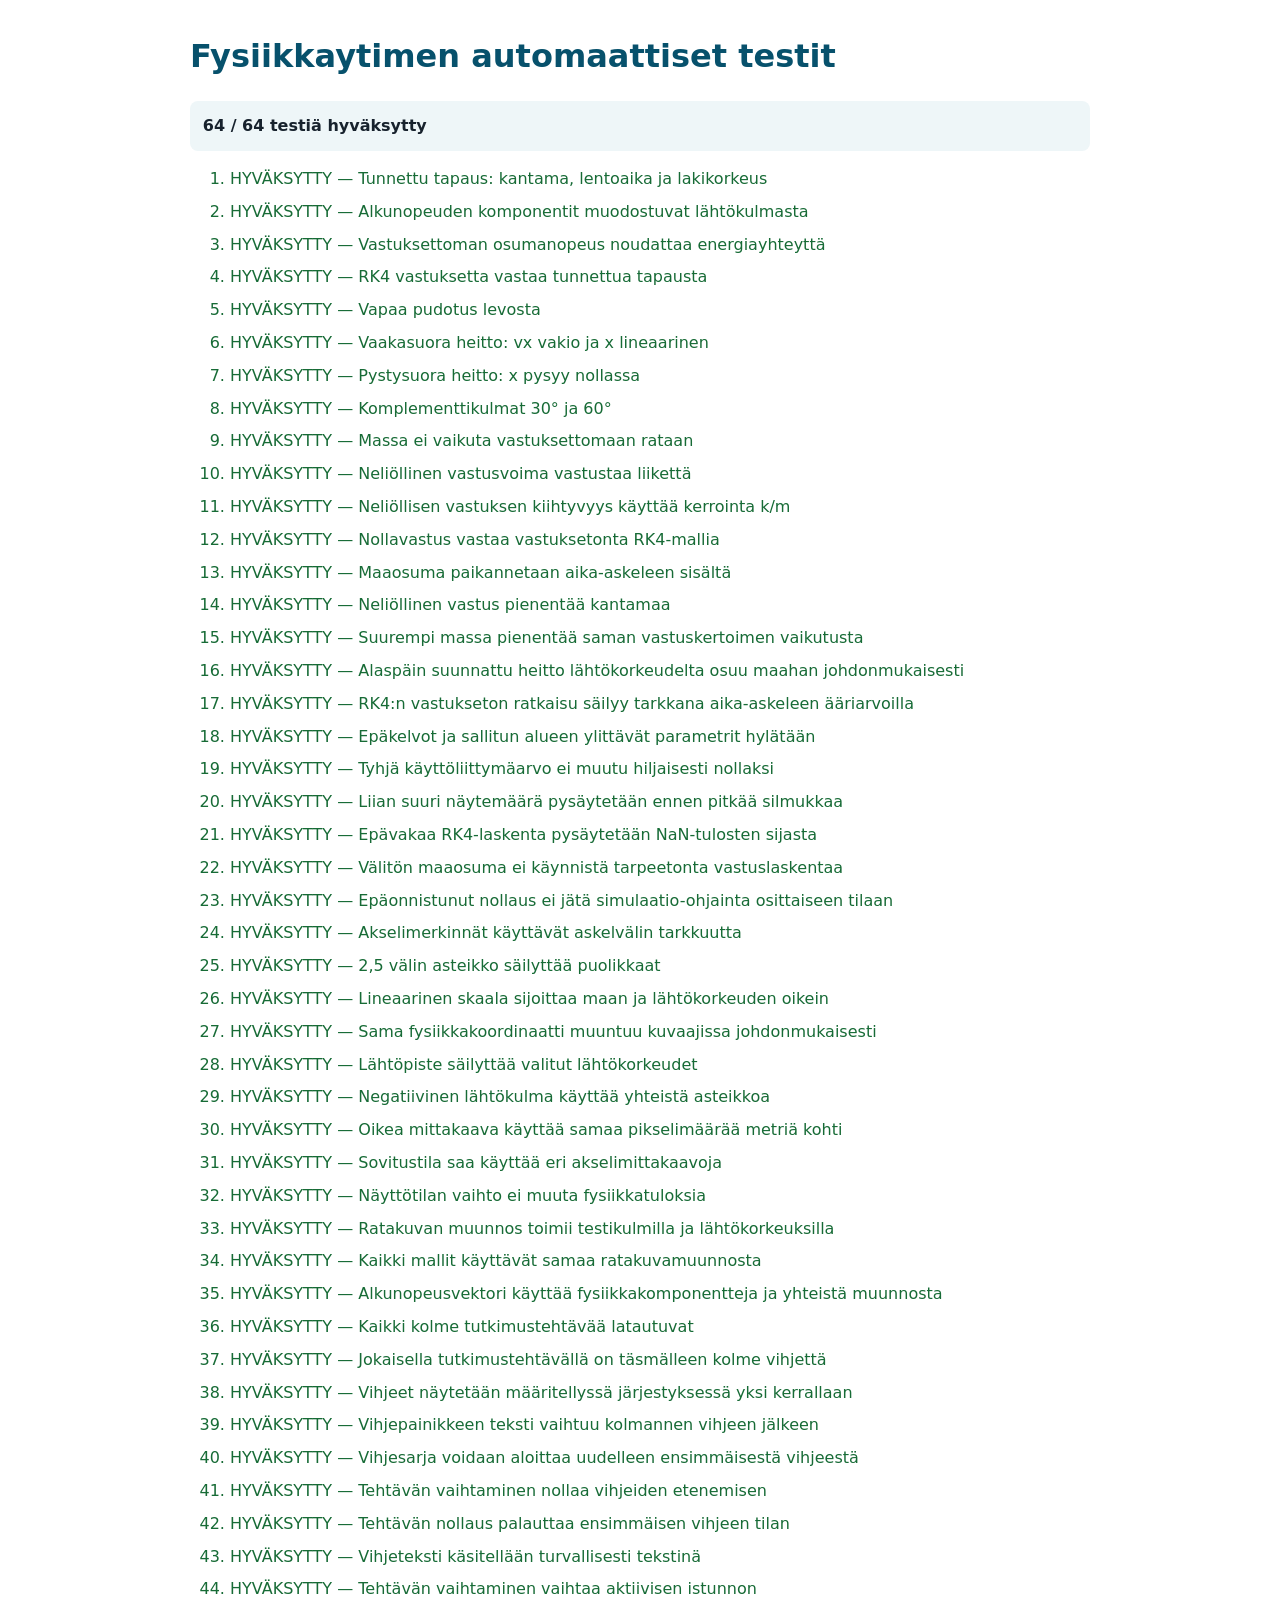
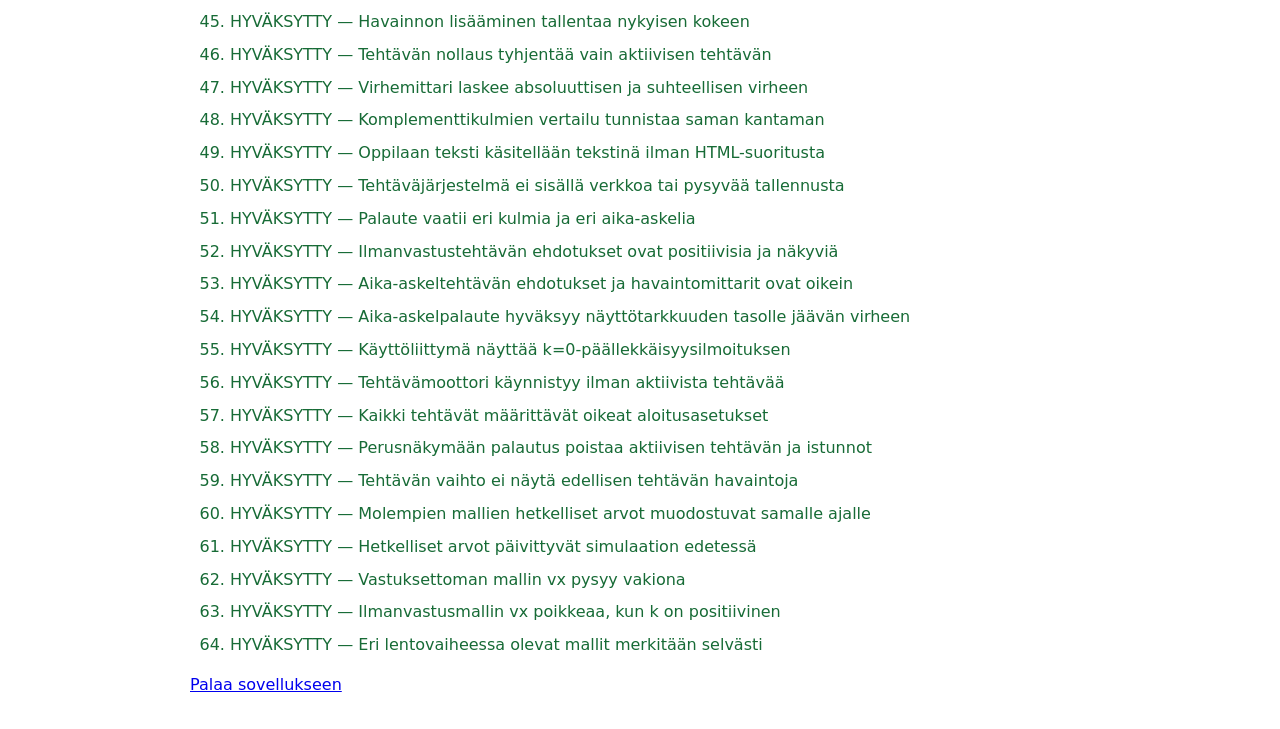
<file: tests/test-runner.html>
<!doctype html>
<html lang="fi">
<head>
  <meta charset="utf-8">
  <meta name="viewport" content="width=device-width,initial-scale=1">
  <title>Fysiikkaytimen testit</title>
  <style>body{max-width:900px;margin:2rem auto;padding:0 1rem;font:16px/1.5 system-ui,Arial;color:#17222d}h1{color:#07516c}#summary{padding:.8rem;background:#eef6f8;border-radius:8px;font-weight:700}li{margin:.55rem 0}.pass{color:#176b36}.fail{color:#b42318;font-weight:700}</style>
</head>
<body>
  <h1>Fysiikkaytimen automaattiset testit</h1>
  <p id="summary">Testejä ajetaan…</p>
  <ol id="results"></ol>
  <p><a href="../index.html">Palaa sovellukseen</a></p>
  <script src="../js/physics.js"></script>
  <script src="../js/integrator.js"></script>
  <script src="../js/simulation.js"></script>
  <script src="../js/axis.js"></script>
  <script src="../js/trajectory-view.js"></script>
  <script src="../js/tasks-data.js"></script>
  <script src="../js/task-engine.js"></script>
  <script src="../js/tasks-ui.js"></script>
  <script src="../js/ui.js"></script>
  <script src="tests.js"></script>
</body>
</html>
</file>
<file: css/styles.css>
:root{color-scheme:light;--ink:#17222d;--muted:#5d6a76;--panel:#fff;--bg:#eef3f6;--accent:#086788;--line:#cbd6dc}*{box-sizing:border-box}body{margin:0;background:var(--bg);color:var(--ink);font:15px/1.45 system-ui,-apple-system,"Segoe UI",Arial,sans-serif}header{padding:1.1rem clamp(1rem,3vw,2.5rem);color:#fff;background:linear-gradient(120deg,#073b4c,#086788)}header h1{margin:0;font-size:clamp(1.45rem,3vw,2.2rem)}header p{margin:.25rem 0 0;color:#d7edf4}.layout{display:grid;grid-template-columns:minmax(250px,320px) 1fr;gap:1rem;padding:1rem;max-width:1500px;margin:auto}.panel{background:var(--panel);border:1px solid var(--line);border-radius:12px;box-shadow:0 3px 14px #1232;padding:1rem}.controls{grid-row:span 3}.controls h2,.panel h2{margin:.1rem 0 .8rem;font-size:1.05rem}.field{display:grid;grid-template-columns:1fr 7.2rem;align-items:center;gap:.6rem;margin:.55rem 0}.field input{width:100%;padding:.42rem;border:1px solid #9aabb5;border-radius:6px;font:inherit}.buttons{display:grid;grid-template-columns:1fr 1fr;gap:.5rem;margin-top:1rem}button{padding:.6rem;border:1px solid #07516c;border-radius:7px;background:#086788;color:#fff;font-weight:650;cursor:pointer}button:disabled{opacity:.45;cursor:not-allowed}button.secondary{background:#fff;color:#07516c}.status{margin-top:.9rem;padding:.65rem;background:#edf7fa;border-radius:7px}.error{min-height:1.4rem;color:#b42318;font-weight:600}.canvas{width:100%;height:310px;display:block}.charts{display:grid;grid-template-columns:1fr 1fr;gap:1rem}.charts .canvas{height:240px}.legend{display:flex;flex-wrap:wrap;gap:1rem;color:var(--muted);font-size:.9rem}.swatch{display:inline-block;width:25px;margin-right:.35rem;vertical-align:middle;border-top:3px solid}.a{border-color:#0b6e99}.n{border-color:#d97706;border-top-style:dashed}.d{border-color:#8b3fa0;border-top-style:dotted}.readouts{display:grid;grid-template-columns:repeat(6,minmax(80px,1fr));gap:.55rem}.readout{padding:.55rem;background:#f3f7f9;border-radius:7px}.readout span{display:block;color:var(--muted);font-size:.78rem}.readout strong{font-size:1rem}table{width:100%;border-collapse:collapse;font-variant-numeric:tabular-nums}th,td{padding:.5rem;border-bottom:1px solid var(--line);text-align:right}th:first-child{text-align:left}thead th{font-size:.8rem;color:var(--muted)}.hint{font-size:.82rem;color:var(--muted)}@media(max-width:900px){.layout{grid-template-columns:1fr}.controls{grid-row:auto}.charts{grid-template-columns:1fr}.readouts{grid-template-columns:repeat(3,1fr)}}@media(max-width:520px){.readouts{grid-template-columns:repeat(2,1fr)}.field{grid-template-columns:1fr 6.5rem}.canvas{height:250px}}
</file>
<file: css/pedagogy.css>
.panel-heading{display:flex;align-items:flex-start;justify-content:space-between;gap:1rem;flex-wrap:wrap}.panel-heading h2{margin-bottom:0}.view-controls{display:flex;gap:.85rem;flex-wrap:wrap;font-size:.88rem;color:var(--muted)}.view-controls label{display:flex;align-items:center;gap:.3rem}.scale-warning{margin:.6rem 0;padding:.6rem .75rem;border-left:4px solid #d97706;background:#fff8e8;color:#754a00;font-size:.88rem}.model-status,.task-context{margin:.6rem 0;padding:.65rem .8rem;border-left:4px solid #0b6e99;background:#edf7fa;color:#164e63;font-size:.9rem}.full-button{grid-column:1/-1}.research-panel{grid-column:1/-1}.research-header{display:flex;justify-content:space-between;align-items:flex-start;gap:1rem;flex-wrap:wrap;border-bottom:1px solid var(--line);padding-bottom:.8rem}.research-header h2,.research-header p{margin:.1rem 0}.research-header select{display:block;margin-top:.3rem;padding:.5rem;min-width:260px;border:1px solid #9aabb5;border-radius:6px;background:#fff;font:inherit}.research-grid{display:grid;grid-template-columns:minmax(0,1fr) minmax(0,1.2fr);gap:1.5rem;margin-top:1rem}.research-grid h3{margin:1rem 0 .35rem;font-size:1rem;color:#07516c}.research-grid textarea{display:block;width:100%;margin-top:.4rem;padding:.65rem;border:1px solid #9aabb5;border-radius:7px;resize:vertical;font:inherit}.model-note,.task-hint,.task-feedback{padding:.65rem .75rem;border-radius:7px;background:#edf7fa}.model-note{font-size:.88rem}.task-feedback{border-left:4px solid var(--accent)}.preset-list{display:flex;gap:.45rem;flex-wrap:wrap}.preset-button{padding:.45rem .65rem;background:#fff;color:#07516c}.observation-count{margin-left:.65rem;color:var(--muted);font-size:.85rem}.table-scroll{overflow:auto;margin-top:.65rem}.observation-table{min-width:720px;font-size:.86rem}.observation-table th,.observation-table td{text-align:right}.observation-table th:first-child,.observation-table td:first-child{text-align:left}@media(max-width:900px){.research-grid{grid-template-columns:1fr}.research-header select{min-width:220px;width:100%}}
</file>
<file: css/accessibility.css>
.layout,.panel,.charts,.research-grid,.research-grid>section{min-width:0}.panel,.model-card,.research-panel{overflow-wrap:anywhere}.sr-only{position:absolute!important;width:1px!important;height:1px!important;padding:0!important;margin:-1px!important;overflow:hidden!important;clip:rect(0,0,0,0)!important;white-space:nowrap!important;border:0!important}.instant-comparison{display:grid;grid-template-columns:repeat(2,minmax(190px,1fr));gap:.75rem}.comparison-help{margin:.2rem 0 .8rem;color:var(--muted);font-size:.9rem}.model-card{padding:.75rem;border:1px solid var(--line);border-top:4px solid #d97706;border-radius:9px;background:#fbfcfd}.model-card.drag-card{border-top-color:#8b3fa0}.model-card h3{margin:0;font-size:.98rem;color:#263746}.phase-status{display:inline-block;margin:.4rem 0;padding:.18rem .48rem;border-radius:999px;background:#e7f5ed;color:#176b36;font-size:.78rem;font-weight:700}.phase-status.landed{background:#eef1f3;color:#4b5964}.model-card dl{display:grid;grid-template-columns:repeat(2,minmax(0,1fr));gap:.35rem;margin:.25rem 0 0}.model-card dl div{padding:.35rem .45rem;background:#f1f5f7;border-radius:6px}.model-card dt{color:var(--muted);font-size:.76rem}.model-card dd{margin:0;font-weight:700;font-variant-numeric:tabular-nums}.task-intro{margin-top:1rem;padding:.8rem 1rem;border-radius:8px;background:#f4f8fa}.task-intro h3{margin:.1rem 0 .35rem;color:#07516c}.table-scroll{max-width:100%;overflow-x:auto;-webkit-overflow-scrolling:touch}button,input,select,textarea{font:inherit}button{min-height:40px}button:hover:not(:disabled){filter:brightness(.94)}button:active:not(:disabled){transform:translateY(1px);filter:brightness(.86)}button:disabled{opacity:.5;border-color:#7d8a92;cursor:not-allowed}button:focus-visible,input:focus-visible,select:focus-visible,textarea:focus-visible,a:focus-visible{outline:3px solid #ffb000;outline-offset:3px;box-shadow:0 0 0 1px #17222d}.view-controls input:focus-visible{outline-offset:2px}.field input:disabled{background:#e8ecef;color:#65717a}.canvas{max-width:100%}@media(max-width:1100px){.layout{grid-template-columns:minmax(235px,280px) minmax(0,1fr);padding:.75rem}.readouts{grid-template-columns:repeat(3,minmax(0,1fr))}}@media(max-width:900px){.layout{grid-template-columns:minmax(0,1fr)}.controls{grid-row:auto}.research-panel{grid-column:auto}}@media(max-width:650px){.instant-comparison{grid-template-columns:1fr}.view-controls{flex-direction:column;gap:.45rem}.research-header label,.research-header select{width:100%;min-width:0}.buttons{grid-template-columns:1fr}.full-button{grid-column:auto}.panel{padding:.8rem}.model-card dl{grid-template-columns:repeat(2,minmax(0,1fr))}}@media(max-width:380px){.model-card dl{grid-template-columns:1fr}.field{grid-template-columns:1fr}.field input{margin-top:.2rem}}
.field input:invalid{border-color:#b42318;background:#fff7f6}
</file>
